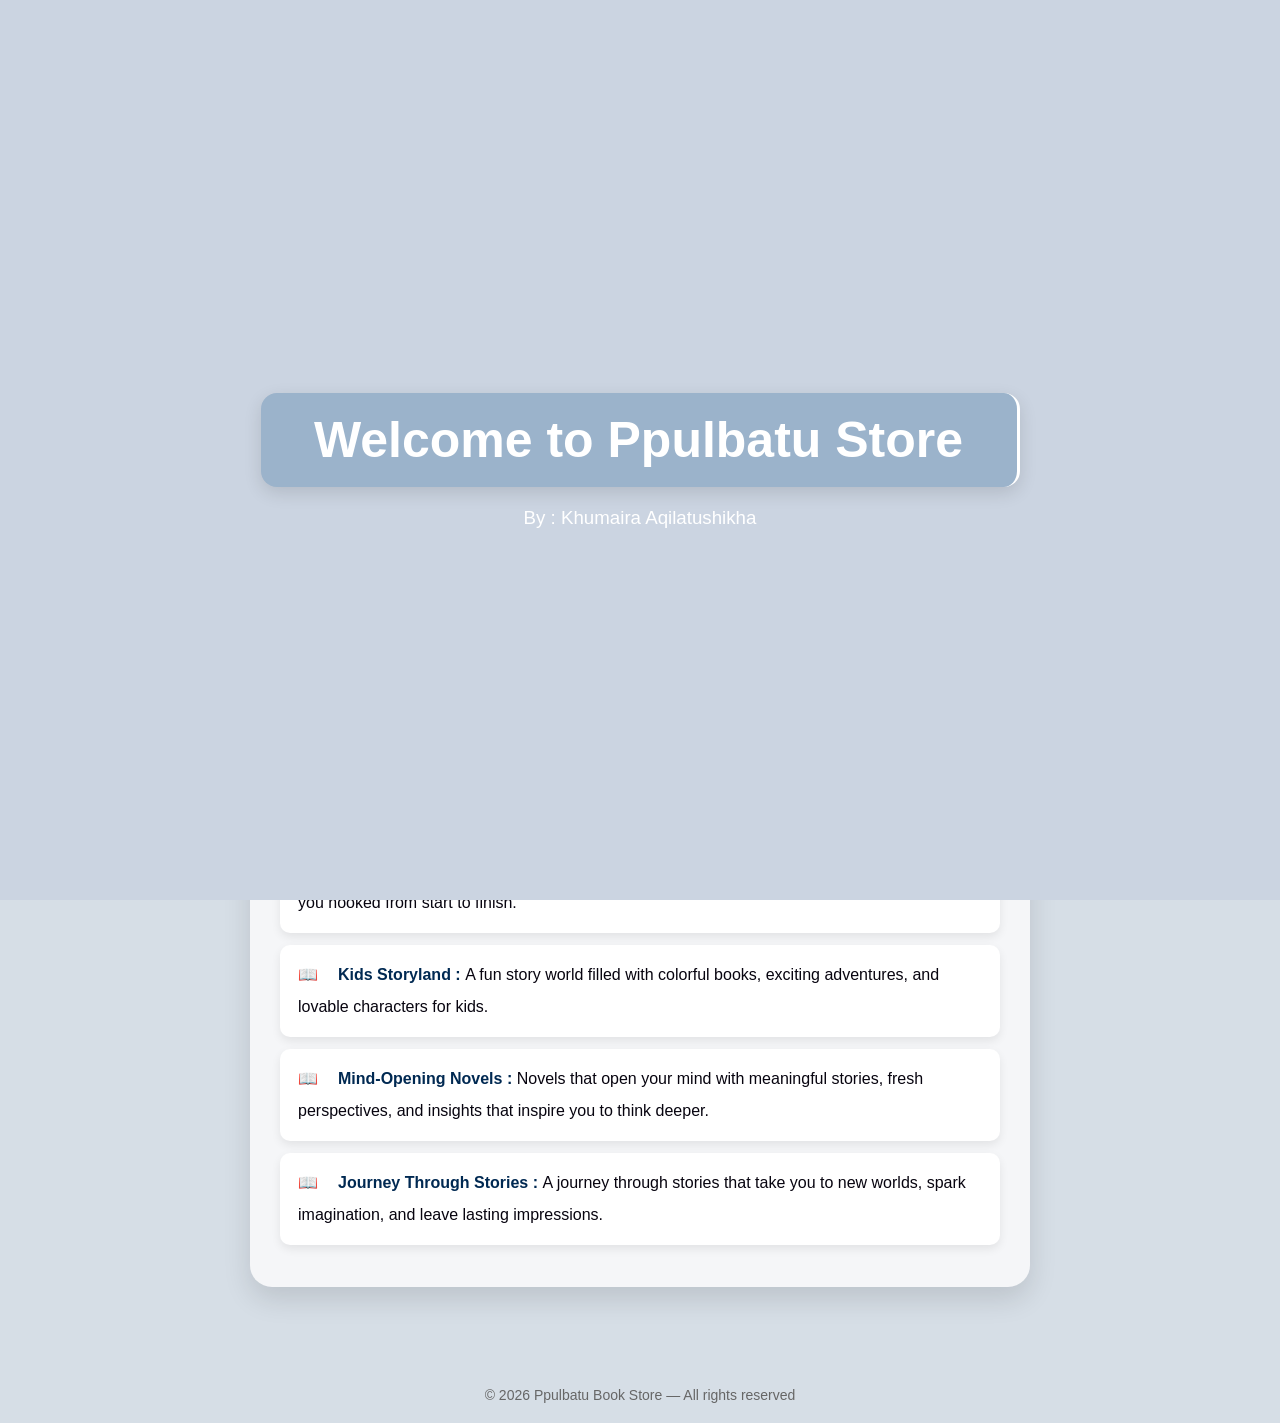
<file: index.html>
<!DOCTYPE html>
<html lang="id">

<head>
        <meta charset="UTF-8">
        <meta name="viewport" content="width=device-width,initial-scale=1.0">
        <title>Profil Usaha Buku</title>
        <link rel="stylesheet" href="style.css" />
</head>

<div class="logo">
    <img src="logos.jpg" alt="Logo">
</div>

<body>

<div class="intro">
  <div class="intro-text">
    <h1 class="typing">Welcome to Ppulbatu Store</h1>
    <h3 class="by">By : Khumaira Aqilatushikha</h3>
  </div>
</div>

<div class="container">
    <img src="thum.jpg" alt="thum">
</div>

   <nav class="navbar">
  <a href="index.html" class="active">Home</a>
  <a href="Product.html">Product</a>
  <a href="Book Breakdown.html">Book Breakdown</a>
  <a href="Testimonial.html">Testimonial</a>
  <a href="Buyer Testimonial.html">Buyer Testimonial</a>
  <a href="Contact.html">Contact</a>
  <a href="Contact.html">Contact</a>
</nav>

    <h1>Take a look around — Ppulbatu !</h1>
    <p>Explore our book products, join the discussions, and hear from our customers.</p>
    
    <script>
setTimeout(function(){
document.querySelector(".intro").style.display="none";
document.querySelector(".content").style.display="block";
},4500);
</script>
   
    <h2>Books We Offer</h2>
    <p>We provide a wide range of books for all ages, from children to adults. Here are some of the main categories available at Ppulbatu:</p>

<ul>
    <li><strong>Manga Comics Japanese : </strong>Japanese manga comics with cool art, fun stories, and characters teens can totally relate to.</li>
    <li><strong>Fiction Novels : </strong>Novels with engaging stories, relatable characters, and plots that keep you hooked from start to finish.</li>
    <li><strong>Kids Storyland : </strong>A fun story world filled with colorful books, exciting adventures, and lovable characters for kids.</li>
    <li><strong>Mind-Opening Novels : </strong>Novels that open your mind with meaningful stories, fresh perspectives, and insights that inspire you to think deeper.</li>
    <li><strong>Journey Through Stories : </strong>A journey through stories that take you to new worlds, spark imagination, and leave lasting impressions.</li>
</ul>

<footer class="footer">
© 2026 Ppulbatu Book Store — All rights reserved
</footer>

<a href="#" class="back-top">↑</a>


<script>

if(sessionStorage.getItem("visited")){
document.querySelector(".intro").style.display="none";
document.querySelector(".content").style.display="block";
}else{

sessionStorage.setItem("visited","true");

setTimeout(function(){

document.querySelector(".intro").style.opacity="0";

setTimeout(function(){
document.querySelector(".intro").style.display="none";
document.querySelector(".content").style.display="block";

setTimeout(function(){
document.querySelector(".content").style.opacity="1";
},100);

},1000);

},8500);

}

</script>

</body>
</html>
</file>
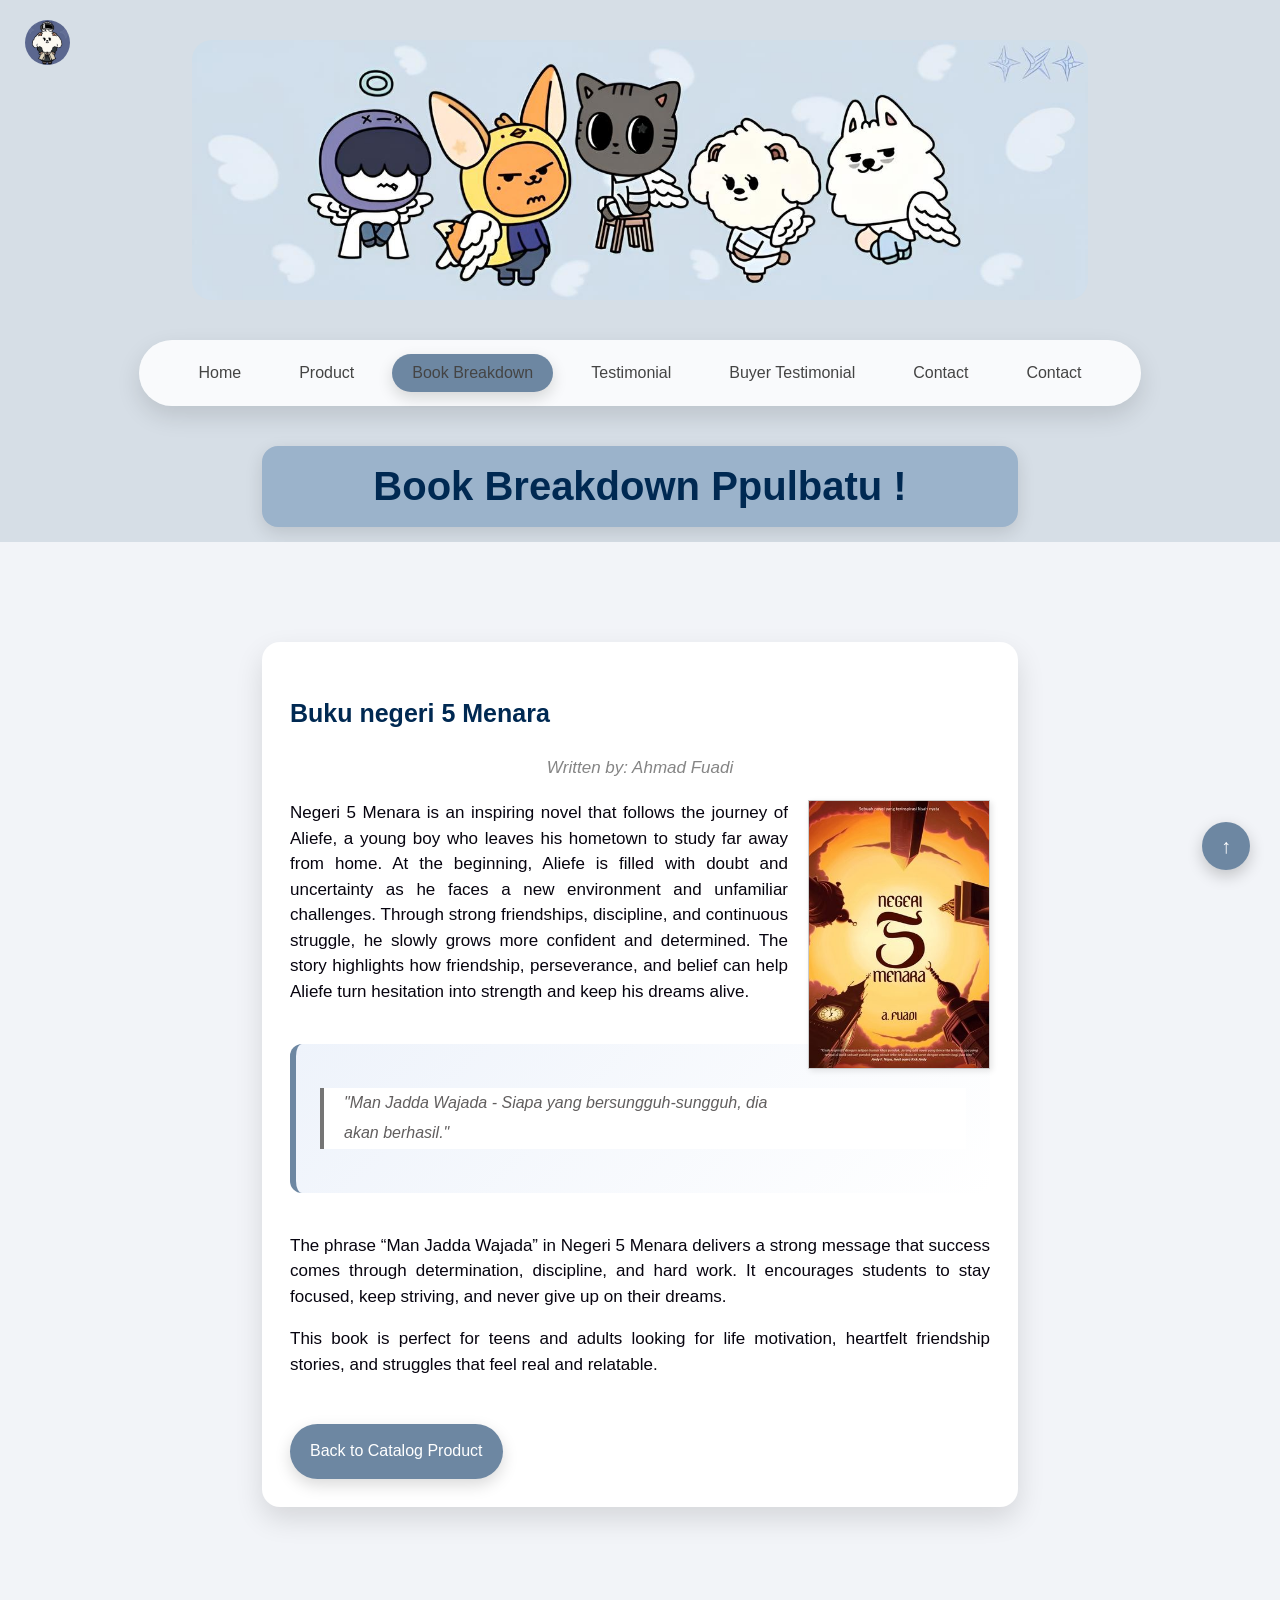
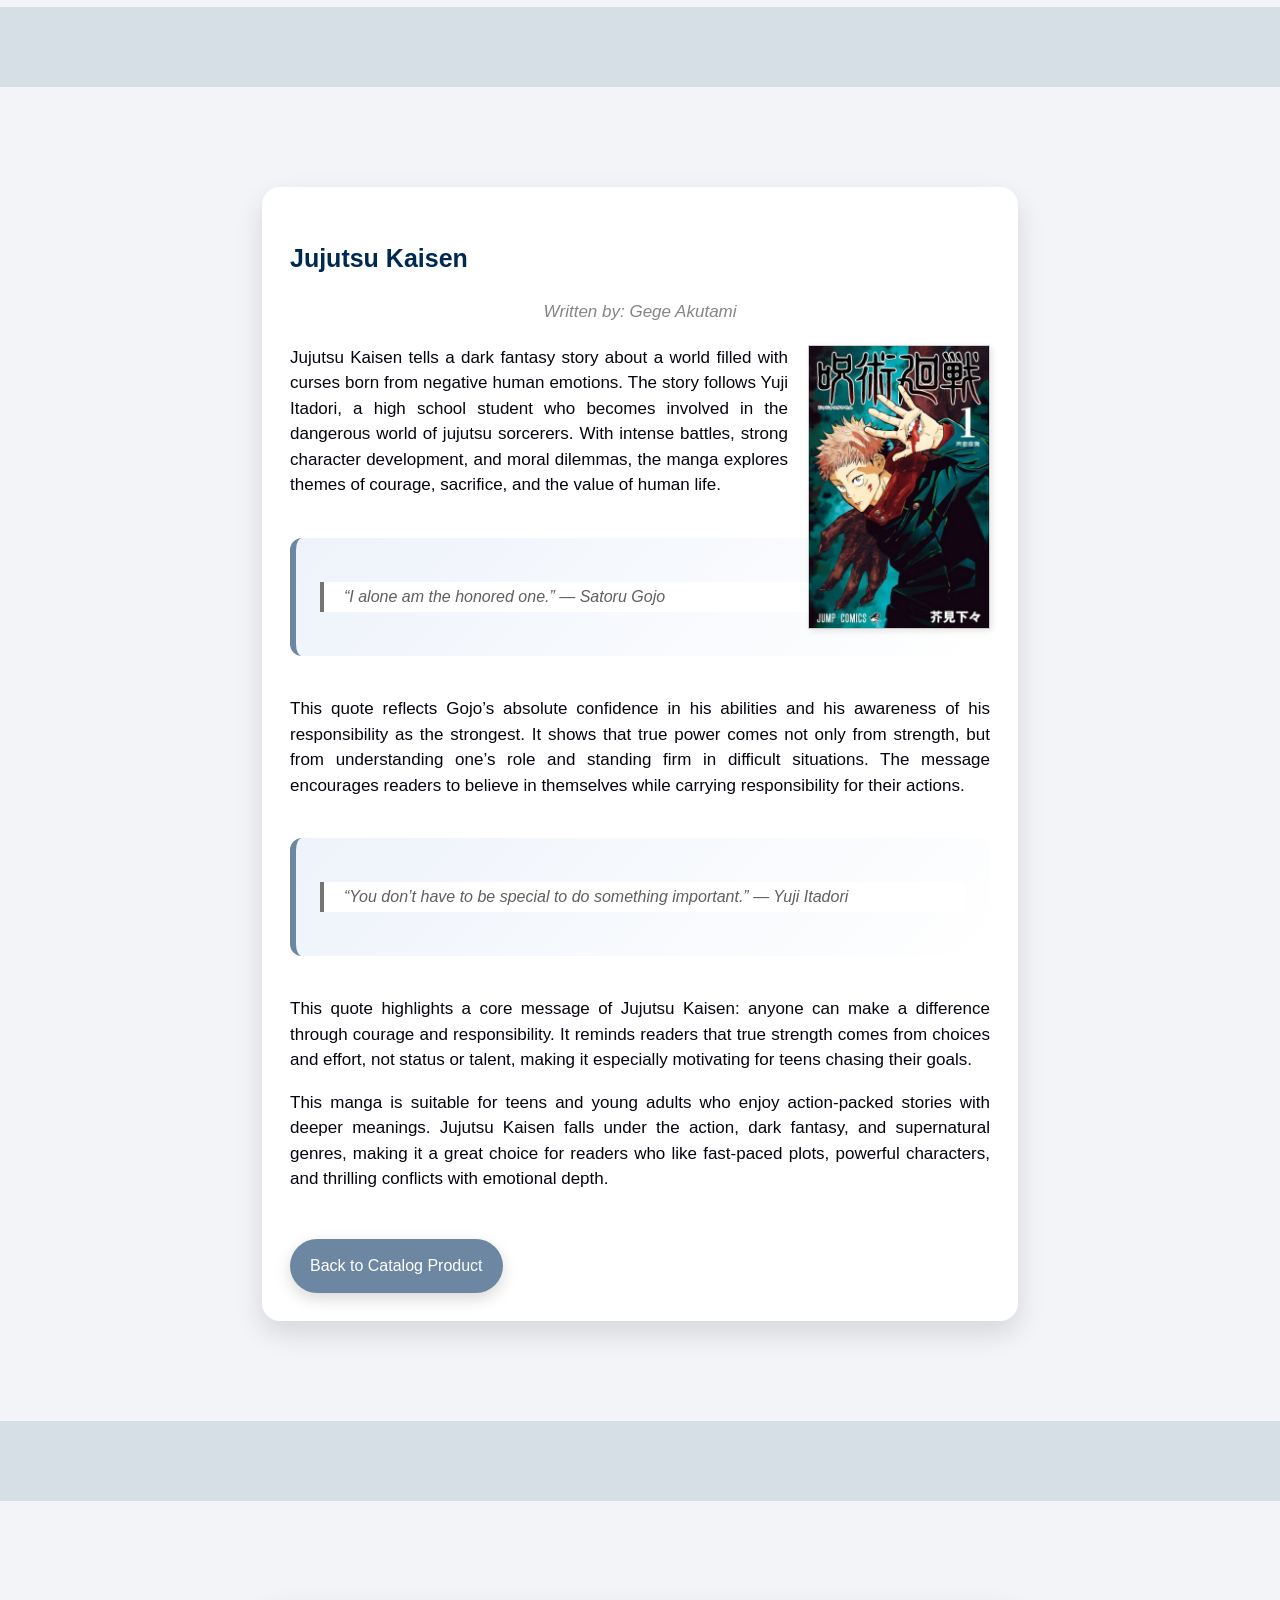
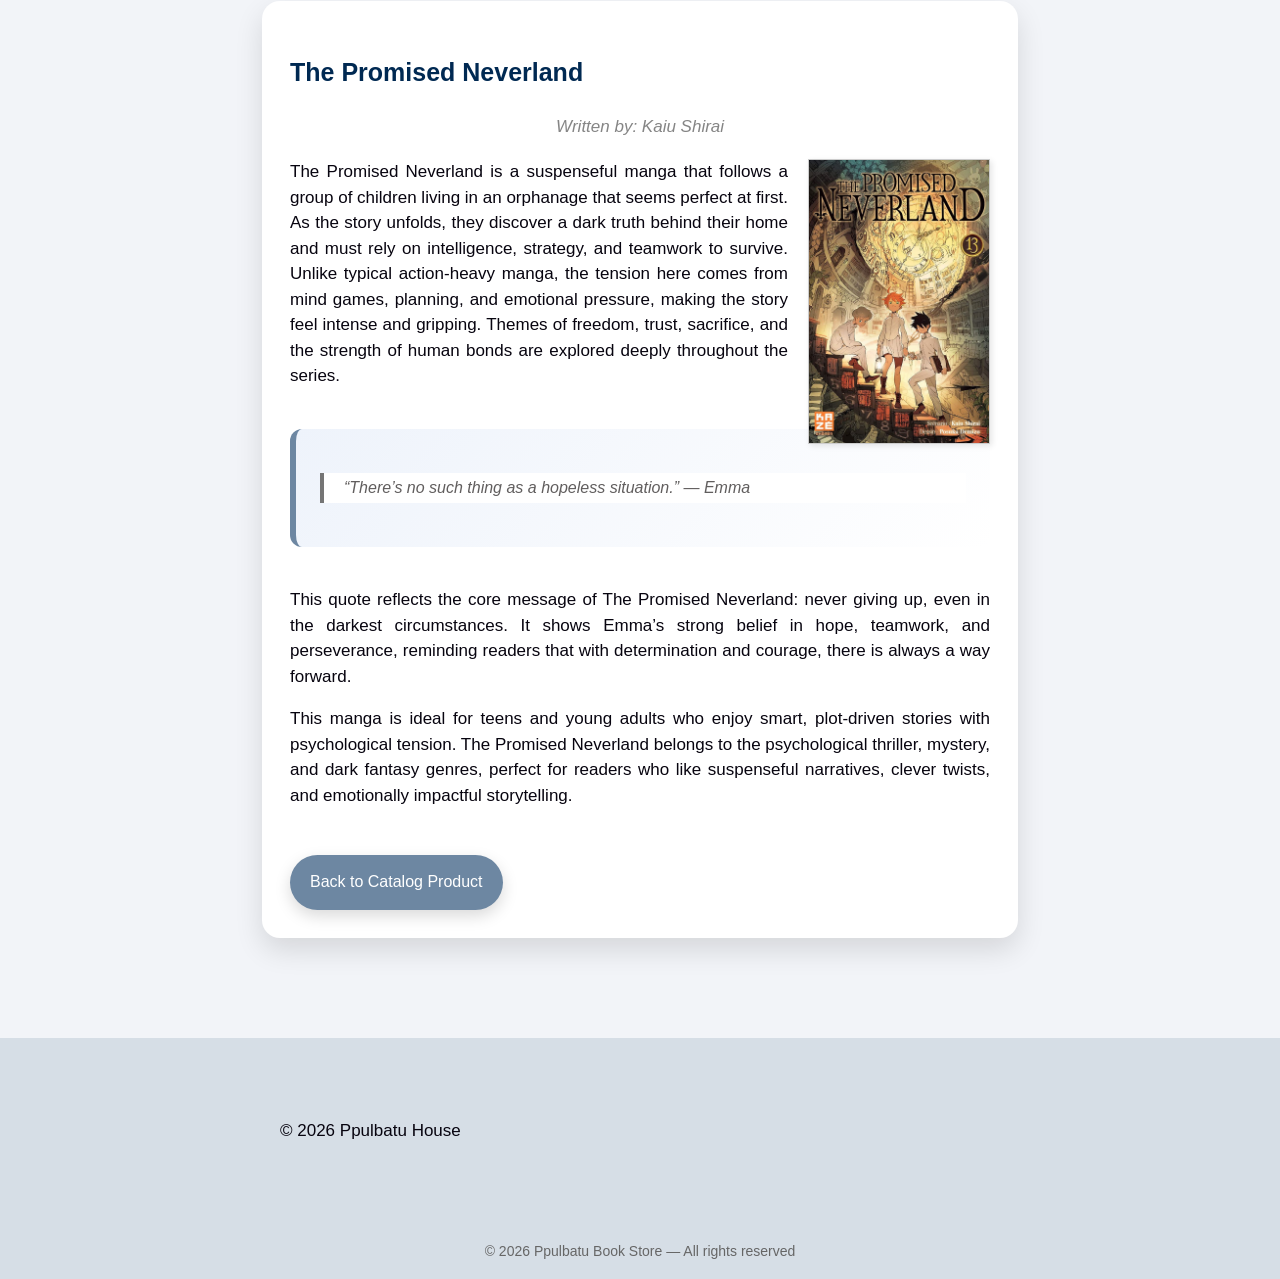
<file: Book Breakdown.html>
<html lang="id">
    
    <head> <meta charset="UTF-8" />
           <meta name="viewport" content="width=device-width,initial-scale1.0" />
           <title>Book Breakdown Ppulbatu !</title>
           <link rel="stylesheet" href="style.css" /> </head>
<body>

    <div class="logo">
    <img src="logob.jpg" alt="Logo">
</div>

<div class="container">
    <img src="thum.jpg" alt="thum">
</div>

<nav class="navbar">
  <a href="index.html">Home</a>
  <a href="Product.html">Product</a>
  <a href="Book Breakdown.html" class="active">Book Breakdown</a>
  <a href="Testimonial.html">Testimonial</a>
  <a href="Buyer Testimonial.html">Buyer Testimonial</a>
  <a href="Contact.html">Contact</a>
  <a href="Contact.html">Contact</a>
</nav>

    </html>

<h1>Book Breakdown Ppulbatu !</h1>

<section class="Book drops">
<main class="Articles">
    <h2>Buku negeri 5 Menara</h2>
    <p class="Author">Written by: Ahmad Fuadi</p>

    <img src="Negeri 5 Menara.jpg" alt="Negeri Lima Menara book cover" class="Cover">

    <P>
        Negeri 5 Menara is an inspiring novel that follows the journey of Aliefe, a young boy who leaves his hometown to study far away from home. 
        At the beginning, Aliefe is filled with doubt and uncertainty as he faces a new environment and unfamiliar challenges. 
        Through strong friendships, discipline, and continuous struggle, he slowly grows more confident and determined. 
        The story highlights how friendship, perseverance, and belief can help Aliefe turn hesitation into strength and keep his dreams alive.
    </P>

    <div class="quote-box">
    <blockquote>
        "Man Jadda Wajada - Siapa yang bersungguh-sungguh, dia akan berhasil."
    </blockquote>
    </div>

    <p>
        The phrase “Man Jadda Wajada” in Negeri 5 Menara delivers a strong message that success comes through determination, discipline, and hard work. 
        It encourages students to stay focused, keep striving, and never give up on their dreams.
    </p>

    <p>
        This book is perfect for teens and adults looking for life motivation, heartfelt friendship stories, and struggles that feel real and relatable.
    </p>
    
    <a href="Product.html" class="btn-Back"> Back to Catalog Product</a>
  </main>
</section>

<section class="Book drops">
<main class="Articles">
    <h2>Jujutsu Kaisen</h2>
    <p class="Author">Written by: Gege Akutami</p>

    <img src="jjk 1.jpg" alt="Jujusu Kaisen book cover" class="Cover">

    <P>
        Jujutsu Kaisen tells a dark fantasy story about a world filled with curses born from negative human emotions. 
        The story follows Yuji Itadori, a high school student who becomes involved in the dangerous world of jujutsu sorcerers. 
        With intense battles, strong character development, and moral dilemmas, the manga explores themes of courage, sacrifice, and the value of human life.
    </P>

    <div class="quote-box">
    <blockquote>
        “I alone am the honored one.” — Satoru Gojo
    </blockquote>
    </div>

    <p>
        This quote reflects Gojo’s absolute confidence in his abilities and his awareness of his responsibility as the strongest. 
        It shows that true power comes not only from strength, but from understanding one’s role and standing firm in difficult situations. 
        The message encourages readers to believe in themselves while carrying responsibility for their actions.

    <div class="quote-box">
    <blockquote>
        “You don’t have to be special to do something important.” — Yuji Itadori
    </blockquote>
    </div>

    <p>
       This quote highlights a core message of Jujutsu Kaisen: anyone can make a difference through courage and responsibility. 
       It reminds readers that true strength comes from choices and effort, not status or talent, making it especially motivating for teens chasing their goals.
    </p>

    <p>
       This manga is suitable for teens and young adults who enjoy action-packed stories with deeper meanings. 
       Jujutsu Kaisen falls under the action, dark fantasy, and supernatural genres, making it a great choice for readers who like fast-paced plots, powerful characters, and thrilling conflicts with emotional depth.
    </p>
    
    <a href="Product.html" class="btn-Back"> Back to Catalog Product</a>
   </main>
</section>

<section class="Book drops">
<main class="Articles">
    <h2>The Promised Neverland</h2>
    <p class="Author">Written by: Kaiu Shirai</p>

    <img src="The Promised Neverland.jpg" alt="The Promised Neverland book cover" class="Cover">

    <P>
        The Promised Neverland is a suspenseful manga that follows a group of children living in an orphanage that seems perfect at first. As the story unfolds, they discover a dark truth behind their home and must rely on intelligence, strategy, and teamwork to survive. 
        Unlike typical action-heavy manga, the tension here comes from mind games, planning, and emotional pressure, making the story feel intense and gripping. 
        Themes of freedom, trust, sacrifice, and the strength of human bonds are explored deeply throughout the series.
    </P>

    <div class="quote-box">
    <blockquote>
        “There’s no such thing as a hopeless situation.” — Emma
    </blockquote>
    </div>

    <p>
       This quote reflects the core message of The Promised Neverland: never giving up, even in the darkest circumstances. 
       It shows Emma’s strong belief in hope, teamwork, and perseverance, reminding readers that with determination and courage, there is always a way forward.

    <p>
       This manga is ideal for teens and young adults who enjoy smart, plot-driven stories with psychological tension. 
       The Promised Neverland belongs to the psychological thriller, mystery, and dark fantasy genres, perfect for readers who like suspenseful narratives, clever twists, and emotionally impactful storytelling.
    </p>
    
    <a href="Product.html" class="btn-Back"> Back to Catalog Product</a>
   </main>
</section>

<footer>
    <p>&copy; 2026 Ppulbatu House</p>
</footer>

<footer class="footer">
  © 2026 Ppulbatu Book Store — All rights reserved
</footer>

  </body>

<a href="#" class="back-top">↑</a>

</html>
</file>
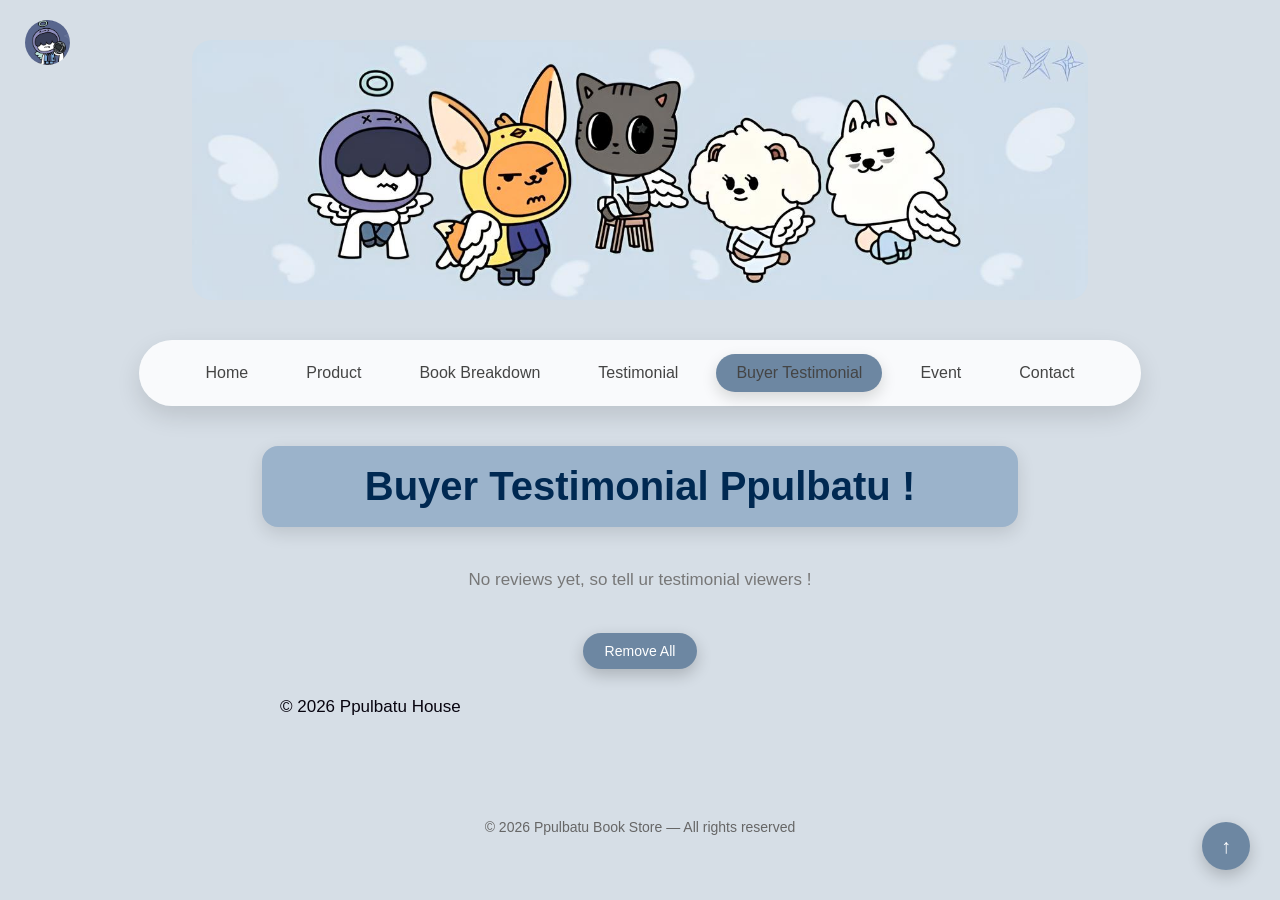
<file: Buyer Testimonial.html>
<html lang="id">
    
<head> <meta charset="UTF-8" />
           <meta name="viewport" content="width=device-width,initial-scale1.0" />
           <title>Book Breakdown Ppulbatu !</title>
           <link rel="stylesheet" href="style.css" /> </head>
<body>

  <div class="logo">
    <img src="logoh.jpg" alt="Logo">
</div>

<div class="container">
    <img src="thum.jpg" alt="thum">
</div>

<nav class="navbar">
  <a href="index.html">Home</a>
  <a href="Product.html">Product</a>
  <a href="Book Breakdown.html">Book Breakdown</a>
  <a href="Testimonial.html">Testimonial</a>
  <a href="Buyer Testimonial.html" class="active">Buyer Testimonial</a>
  <a href="Event.html">Event</a>
  <a href="Contact.html">Contact</a>
</nav>

</header>

<h1>Buyer Testimonial Ppulbatu !</h1>

<main class="formulir">
  <div id="testimonialList"></div>

<button id="removeAll" class="remove-all">Remove All</button>

</main>

<footer>
  <p>&copy; 2026 Ppulbatu House</p>
</footer>

<footer class="footer">
  © 2026 Ppulbatu Book Store — All rights reserved
</footer>

<a href="#" class="back-top">↑</a>

<script>
  const container = document.getElementById('testimonialList');

  const testimoniList =
    JSON.parse(localStorage.getItem('testimoniList')) || [];

  if (testimoniList.length === 0) {
    container.innerHTML = "<p>No reviews yet, so tell ur testimonial viewers !</p>";
  } else {
    testimoniList.forEach((t, i) => {
      const el = document.createElement('div');
      el.className = 'testimoni-box';

      el.innerHTML = `
  <p><strong>Name:</strong> ${t.name}</p>
  <p><strong>Email:</strong> ${t.email}</p>
  <p><strong>Book Purchased:</strong> ${t.book}</p>
  <p><strong>Message:</strong> ${t.message}</p>
  <p><strong>Rate:</strong> ⭐ ${t.rate}/5</p>
`;
      container.appendChild(el);
    });
  }

  document.getElementById("removeAll").addEventListener("click", function () {
    const konfirmasi = confirm("Do you really want to delete all testimonials?");
    if (konfirmasi) {
      localStorage.removeItem("testimoniList");
      location.reload();
    }
  });
</script>
</file>
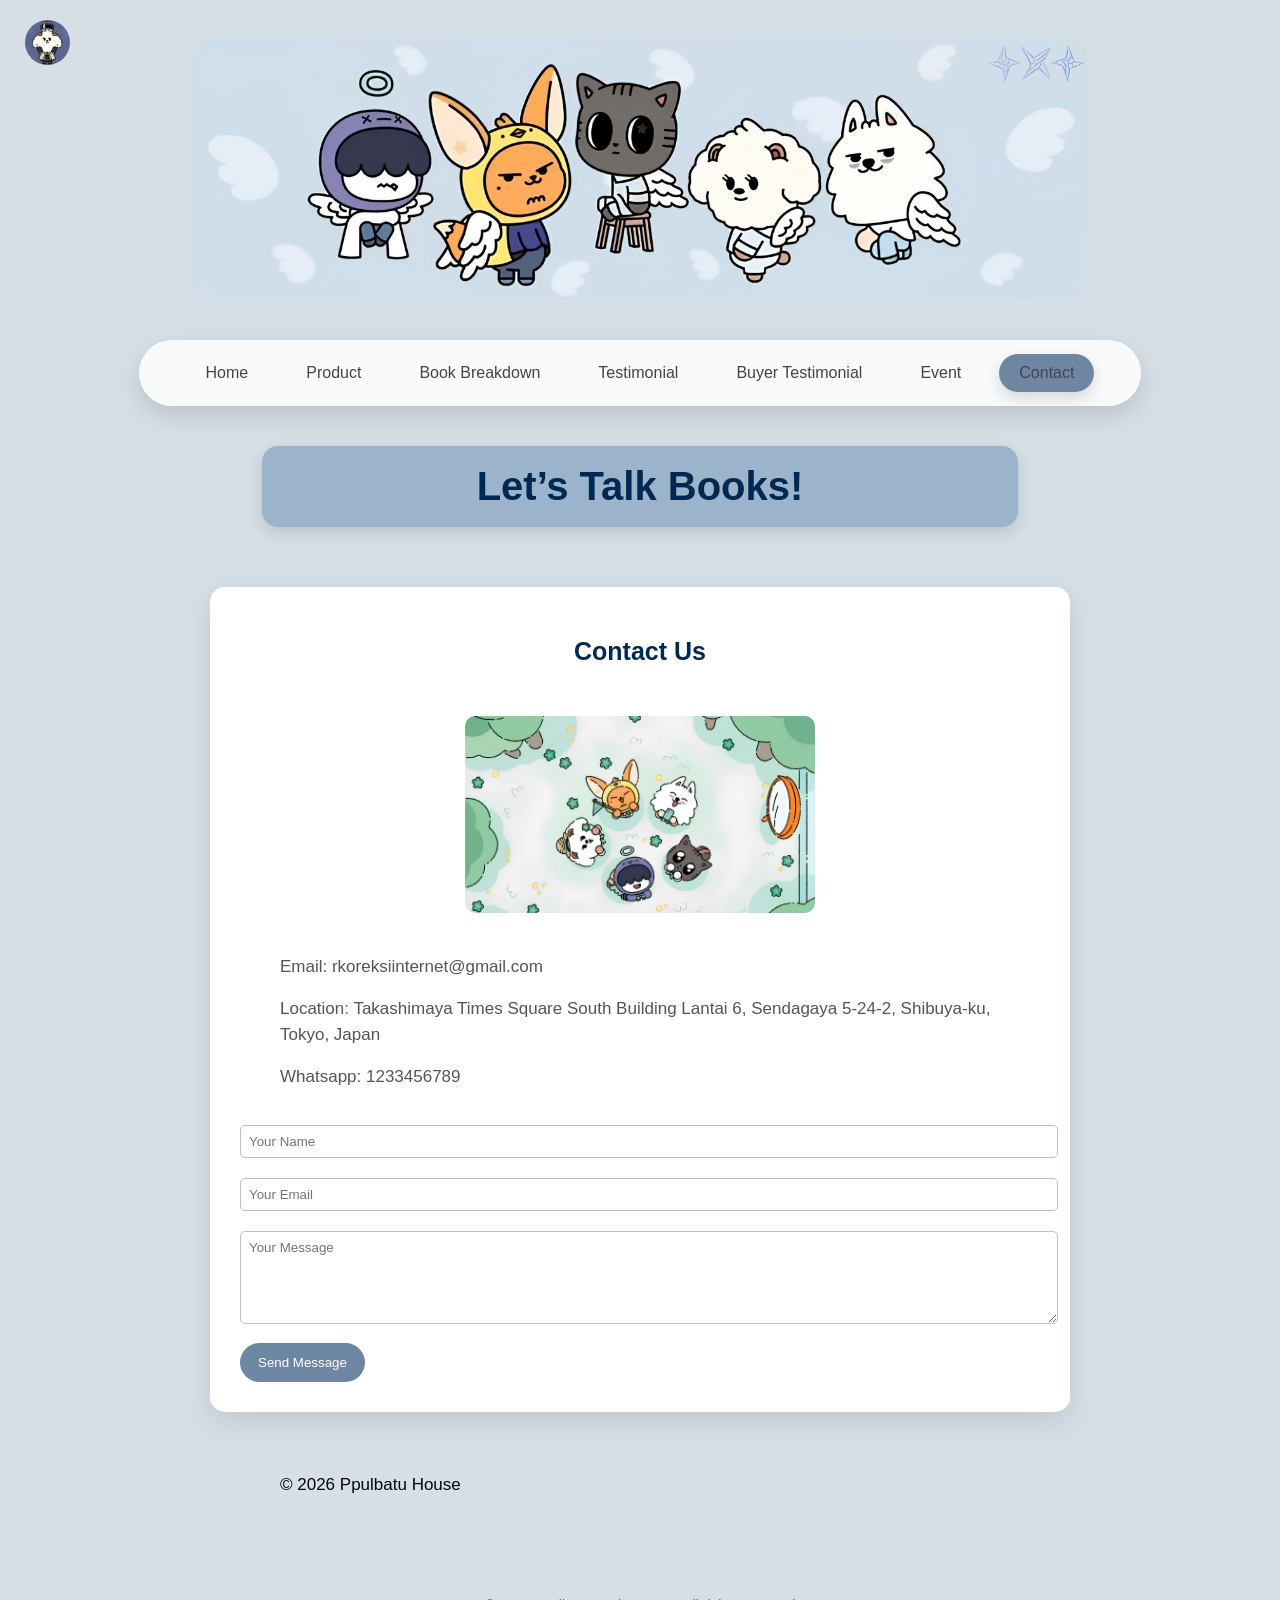
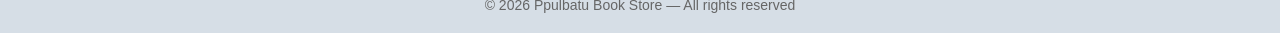
<file: Contact.html>
<!DOCTYPE html>
<html lang="id">

<head>
<meta charset="UTF-8">
<meta name="viewport" content="width=device-width, initial-scale=1.0">
<title>Contact - Ppulbatu</title>
<link rel="stylesheet" href="style.css">
</head>

<body>

  <div class="logo">
    <img src="logob.jpg" alt="Logo">
</div>

<div class="container">
    <img src="thum.jpg" alt="thum">
</div>

<nav class="navbar">
  <a href="index.html">Home</a>
  <a href="Product.html">Product</a>
  <a href="Book Breakdown.html">Book Breakdown</a>
  <a href="Testimonial.html">Testimonial</a>
  <a href="Buyer Testimonial.html">Buyer Testimonial</a>
  <a href="Event.html">Event</a>
  <a href="Contact.html" class="active">Contact</a>
</nav>

<h1>Let’s Talk Books!</h1>

<div class="contact-container">

  <div class="contact-info">

    <h2>Contact Us</h2>
   <img src="hom.jpg" alt="contact image" class="contact-img">
    <p>Email: rkoreksiinternet@gmail.com</p>
    <p>Location: Takashimaya Times Square South Building Lantai 6, Sendagaya 5-24-2, Shibuya-ku, Tokyo, Japan</p>
    <p>Whatsapp: 1233456789</p>
  </div>

  <form action="https://formsubmit.co/rkoreksiinternet@gmail.com" method="POST">
  
  <input type="text" name="name" placeholder="Your Name" required>
  
  <input type="email" name="email" placeholder="Your Email" required>
  
  <textarea name="message" rows="5" placeholder="Your Message" required></textarea>

  <button type="submit">Send Message</button>

  <input type="hidden" name="_captcha" value="false">
  <input type="hidden" name="_next" value="https://yourwebsite.com/thankyou.html">

</form>
  <div class="success-message" id="successMsg">
    ✅ Message sent successfully!
  </div>
</div>

<script>
document.getElementById("contactForm").addEventListener("submit", function(e){
  e.preventDefault();

  document.getElementById("successMsg").style.display = "block";

  this.reset();
});
</script>

<footer>
    <p>&copy; 2026 Ppulbatu House</p>
</footer>

  <footer class="footer">
  © 2026 Ppulbatu Book Store — All rights reserved
</footer>

</body>
</html>
</file>
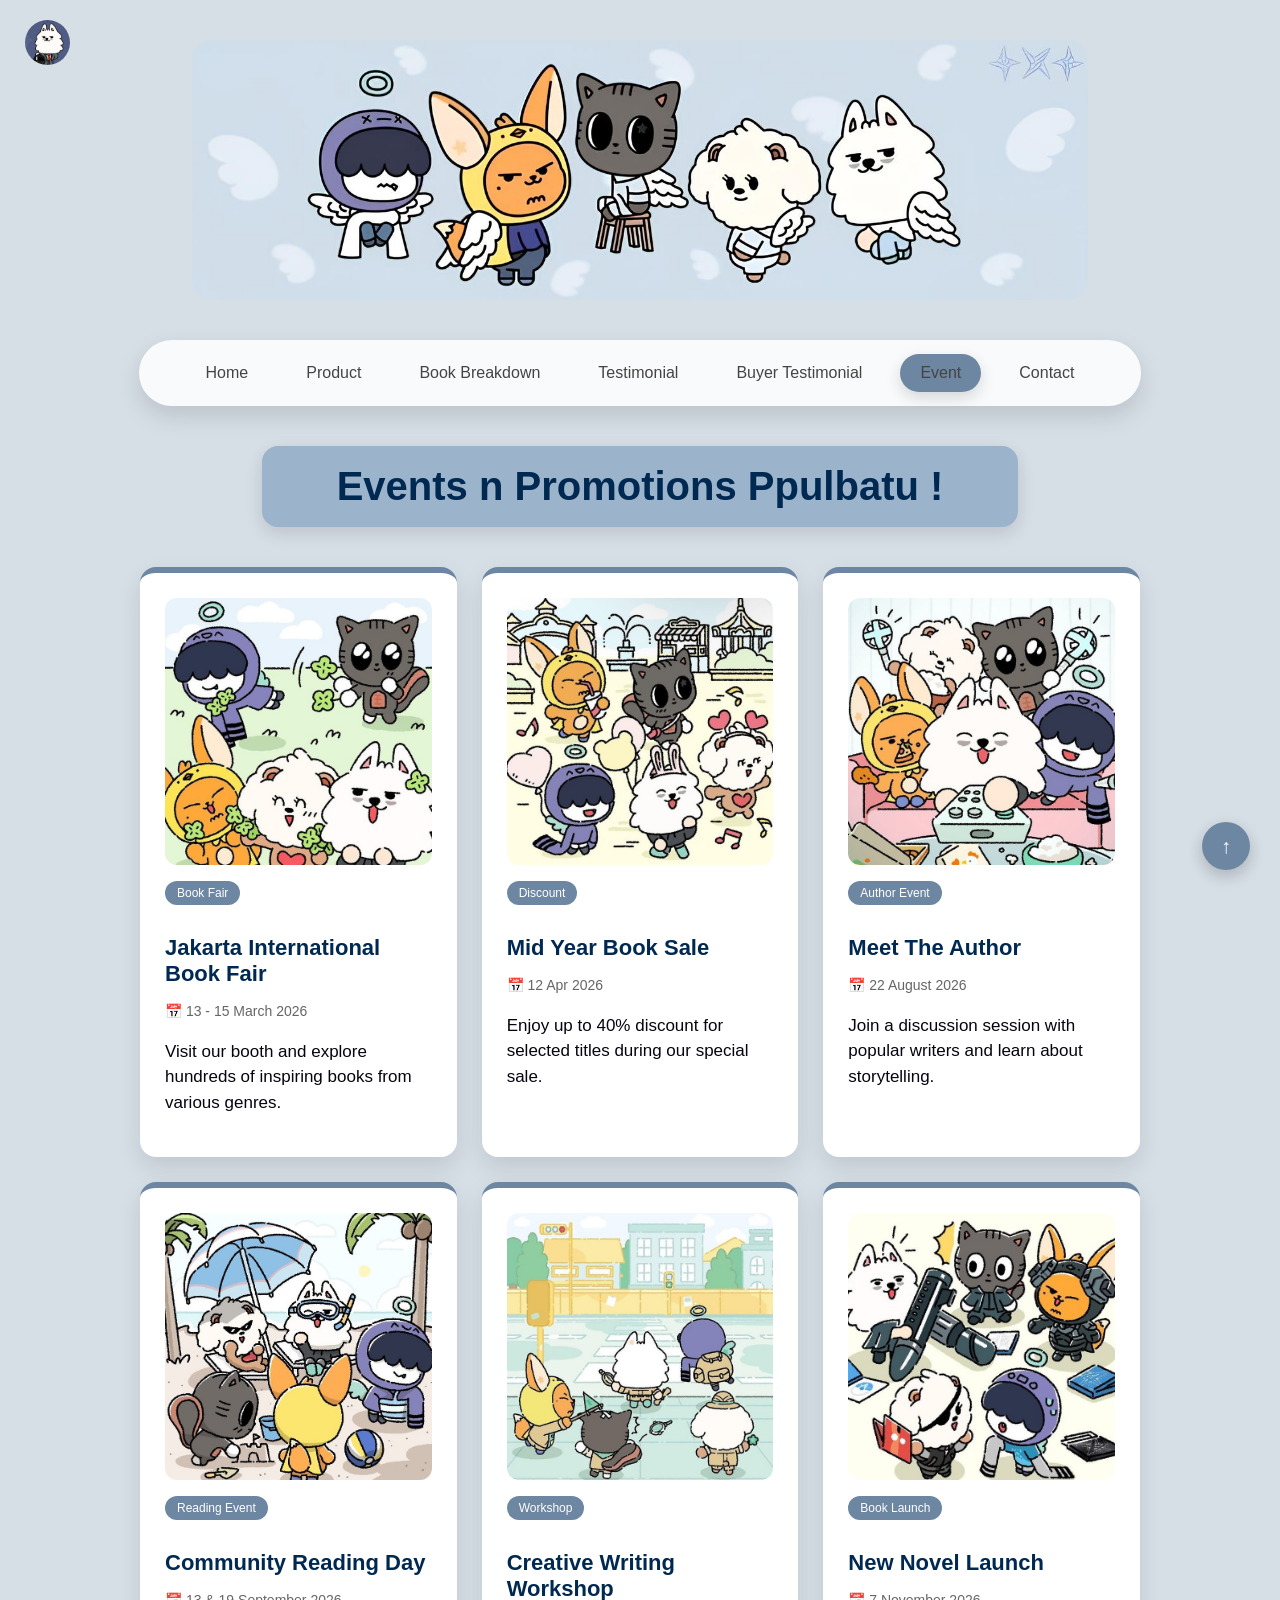
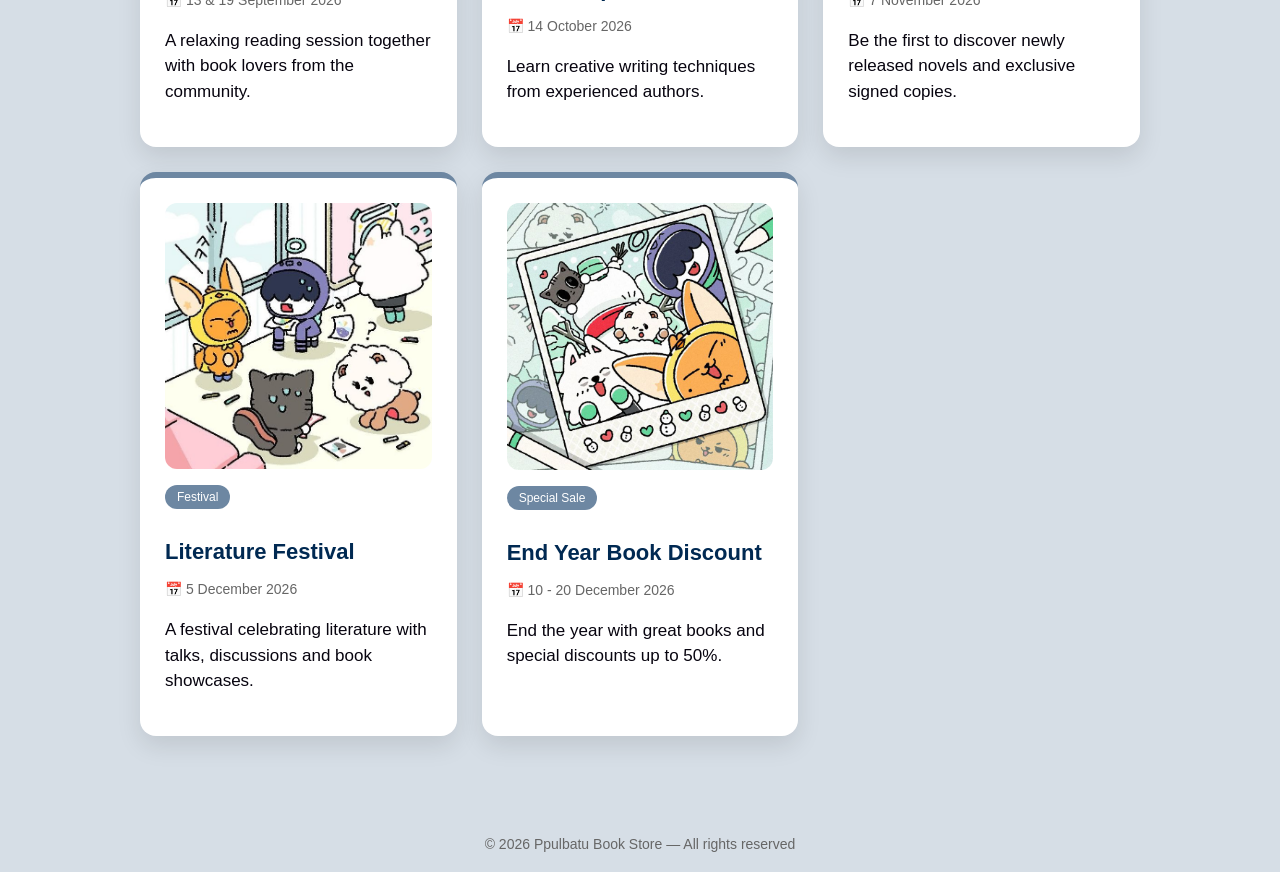
<file: Event.html>
<!DOCTYPE html>
<html lang="id">

<head>
<meta charset="UTF-8">
<meta name="viewport" content="width=device-width, initial-scale=1.0">
<title>Events - Ppulbatu Book Store</title>
<link rel="stylesheet" href="style.css">
</head>

<body>

    <div class="logo">
    <img src="logos.jpg" alt="Logo">
</div>

<div class="container">
    <img src="thum.jpg" alt="thum">
</div>

<nav class="navbar">
  <a href="index.html">Home</a>
  <a href="Product.html">Product</a>
  <a href="Book Breakdown.html">Book Breakdown</a>
  <a href="Testimonial.html">Testimonial</a>
  <a href="Buyer Testimonial.html">Buyer Testimonial</a>
  <a href="Event.html" class="active">Event</a>
  <a href="Contact.html">Contact</a>
</nav>

<h1>Events n Promotions Ppulbatu ! </h1>

<div class="event-container">

  <div class="event-card">
    <img src="event 01.jpg" class="event-img">
    <span class="event-badge">Book Fair</span>
    <h2>Jakarta International Book Fair</h2>
    <p class="event-date">📅 13 - 15 March 2026</p>
    <p>Visit our booth and explore hundreds of inspiring books from various genres.</p>
  </div>

  <div class="event-card">
    <img src="event 02.jpg" class="event-img">
    <span class="event-badge">Discount</span>
    <h2>Mid Year Book Sale</h2>
    <p class="event-date">📅 12 Apr 2026</p>
    <p>Enjoy up to 40% discount for selected titles during our special sale.</p>
  </div>

  <div class="event-card">
    <img src="event 03.jpg" class="event-img">
    <span class="event-badge">Author Event</span>
    <h2>Meet The Author</h2>
    <p class="event-date">📅 22 August 2026</p>
    <p>Join a discussion session with popular writers and learn about storytelling.</p>
  </div>

  <div class="event-card">
    <img src="event 04.jpg" class="event-img">
    <span class="event-badge">Reading Event</span>
    <h2>Community Reading Day</h2>
    <p class="event-date">📅 13 & 19 September 2026</p>
    <p>A relaxing reading session together with book lovers from the community.</p>
  </div>

  <div class="event-card">
    <img src="event 05.jpg" class="event-img">
    <span class="event-badge">Workshop</span>
    <h2>Creative Writing Workshop</h2>
    <p class="event-date">📅 14 October 2026</p>
    <p>Learn creative writing techniques from experienced authors.</p>
  </div>

  <div class="event-card">
    <img src="event 06.jpg" class="event-img">
    <span class="event-badge">Book Launch</span>
    <h2>New Novel Launch</h2>
    <p class="event-date">📅 7 November 2026</p>
    <p>Be the first to discover newly released novels and exclusive signed copies.</p>
  </div>

  <div class="event-card">
    <img src="event 07.jpg" class="event-img">
    <span class="event-badge">Festival</span>
    <h2>Literature Festival</h2>
    <p class="event-date">📅 5 December 2026</p>
    <p>A festival celebrating literature with talks, discussions and book showcases.</p>
  </div>

  <div class="event-card">
    <img src="event 08.jpg" class="event-img">
    <span class="event-badge">Special Sale</span>
    <h2>End Year Book Discount</h2>
    <p class="event-date">📅 10 - 20 December 2026</p>
    <p>End the year with great books and special discounts up to 50%.</p>
  </div>

</div>

<footer class="footer">
© 2026 Ppulbatu Book Store — All rights reserved
</footer>

<a href="#" class="back-top">↑</a>

</body>
</html>
</file>
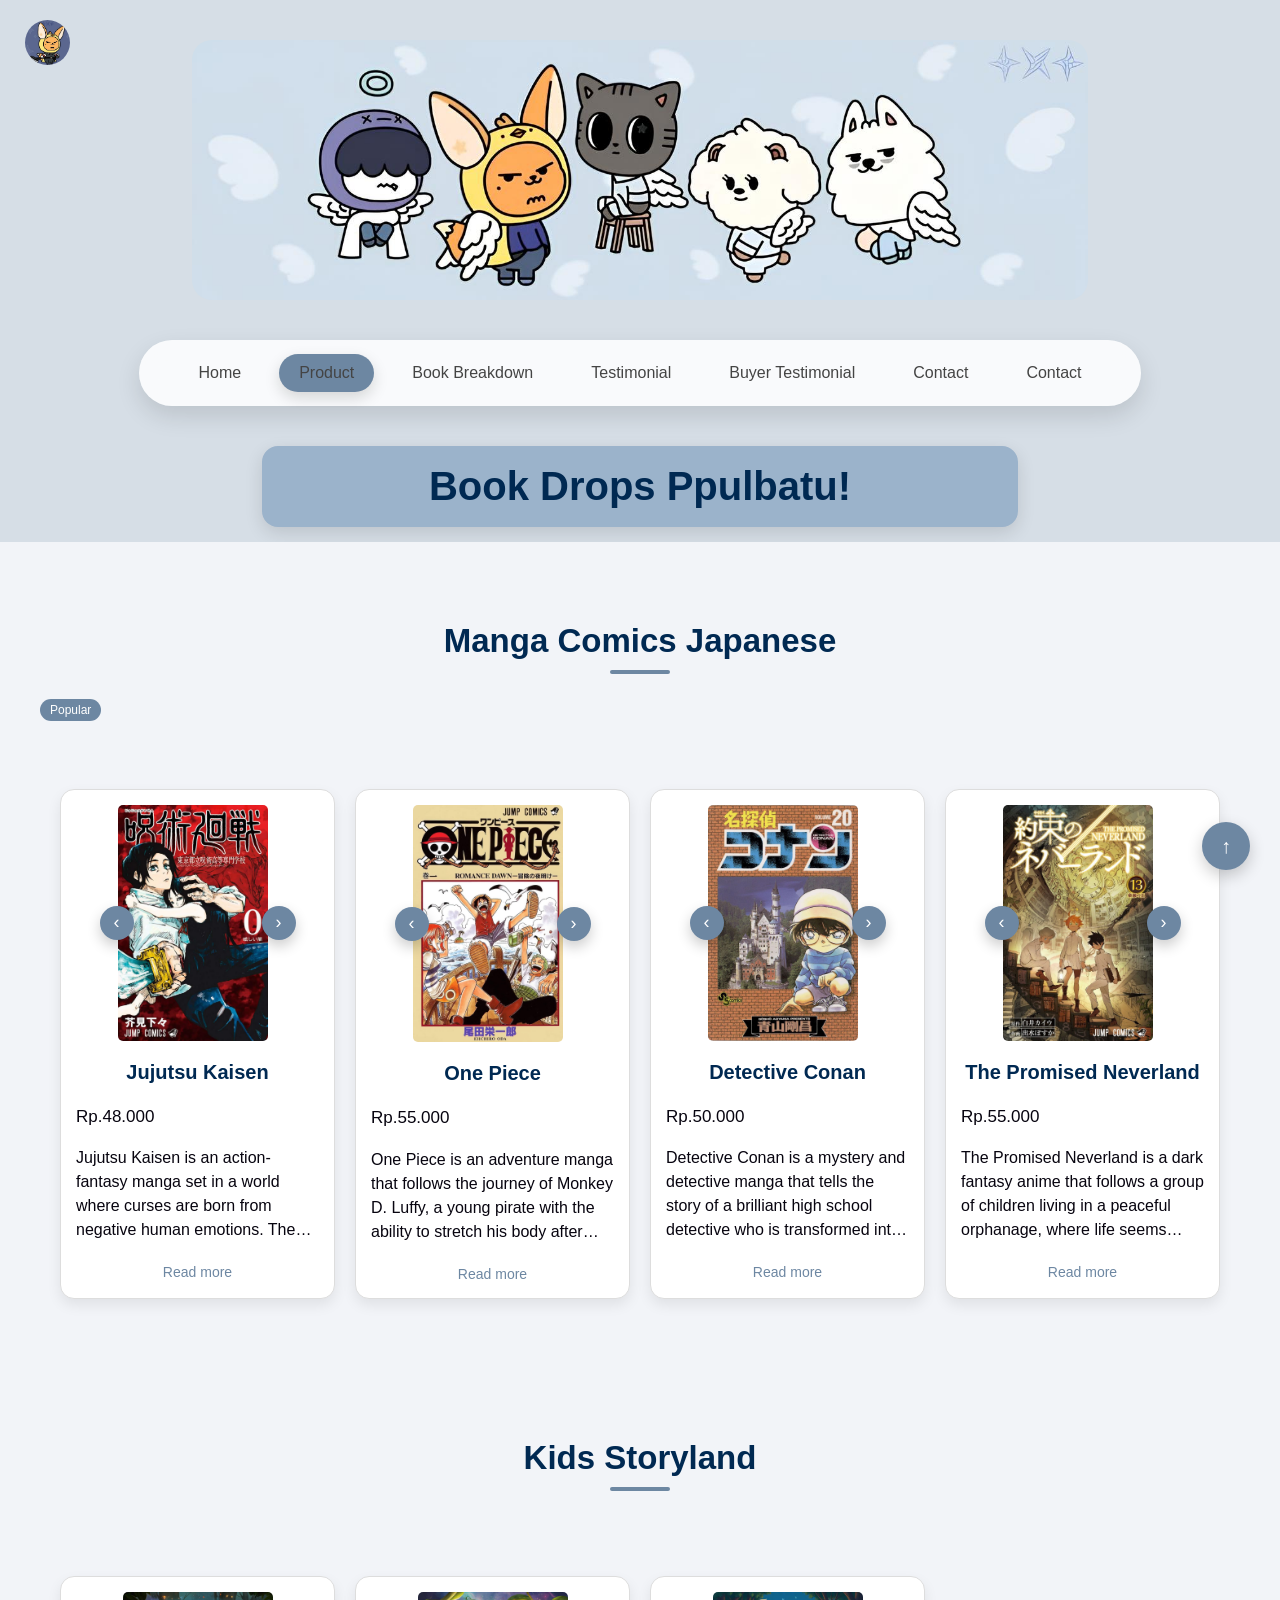
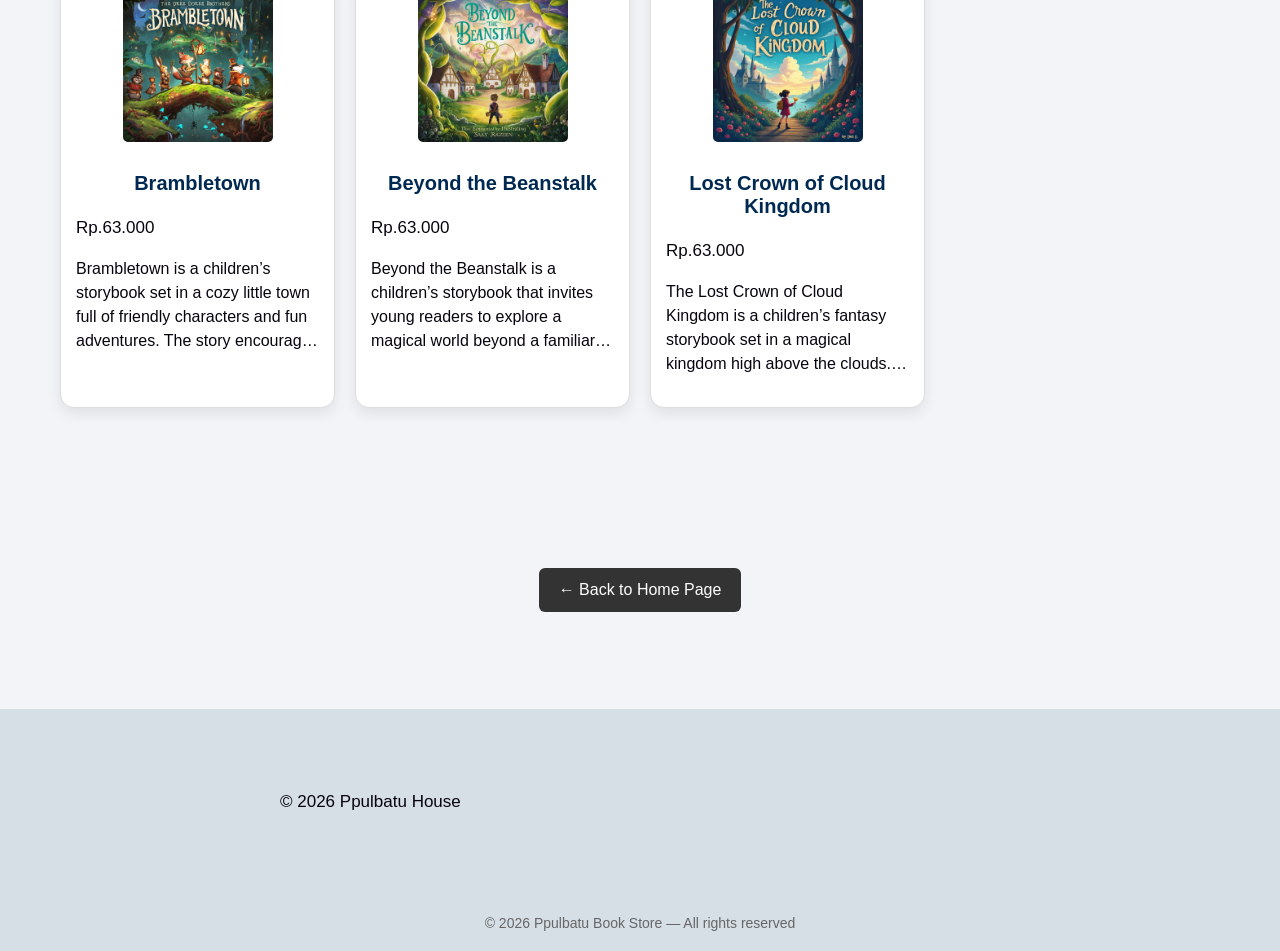
<file: Product.html>
<html lang="id">

    <head> <meta charset="UTF-8" />
           <meta name="viewport" content="width=device-width,initial-scale1.0" />
           <title>Book Drops Ppulbatu !</title>
           <link rel="stylesheet" href="style.css" /> 
          
          </head>
<body>

  <div class="logo">
    <img src="logoy.jpg" alt="Logo">
</div>

<div class="container">
    <img src="thum.jpg" alt="thum">
</div>

    <nav class="navbar">
  <a href="index.html">Home</a>
  <a href="Product.html" class="active">Product</a>
  <a href="Book Breakdown.html">Book Breakdown</a>
  <a href="Testimonial.html">Testimonial</a>
  <a href="Buyer Testimonial.html">Buyer Testimonial</a>
  <a href="Contact.html">Contact</a>
  <a href="Contact.html">Contact</a>
</nav>

<h1 class="page-title">Book Drops Ppulbatu!</h1>

<section class="Book drops"> <!-- Product-Our products will be available here soon -->
 
 <section class="Category">
 <h2 class="Category-title">Manga Comics Japanese</h2>

 <span class="badge">Popular</span>

<div class="Book drops">
   
<div class="Product">

 <div class="slider">

  <div class="slides">
    <img src="jjk 0.jpg" class="slide active" alt="Jujutsu Kaisen 0">
    <img src="jjk 1.jpg" class="slide" alt="Jujutsu Kaisen 1">
    <img src="jjk 2.jpg" class="slide" alt="Jujutsu Kaisen 2">
    <img src="jjk 3.jpg" class="slide" alt="Jujutsu Kaisen 3">
    <img src="jjk 4.jpg" class="slide" alt="Jujutsu Kaisen 4">
    <img src="jjk 5.jpg" class="slide" alt="Jujutsu Kaisen 5">
    <img src="jjk 7.jpg" class="slide" alt="Jujutsu Kaisen 7">
    <img src="jjk 8.jpg" class="slide" alt="Jujutsu Kaisen 8">
    <img src="jjk 9.jpg" class="slide" alt="Jujutsu Kaisen 9">
    <img src="jjk 10.jpg" class="slide" alt="Jujutsu Kaisen 10">
    <img src="jjk 11.jpg" class="slide" alt="Jujutsu Kaisen 11">
    <img src="jjk 13.jpg" class="slide" alt="Jujutsu Kaisen 13">
    <img src="jjk 14.jpg" class="slide" alt="Jujutsu Kaisen 14">
    <img src="jjk 16.jpg" class="slide" alt="Jujutsu Kaisen 16">
    <img src="jjk 17.jpg" class="slide" alt="Jujutsu Kaisen 17">
    <img src="jjk 18.jpg" class="slide" alt="Jujutsu Kaisen 18">
    <img src="jjk 19.jpg" class="slide" alt="Jujutsu Kaisen 19">
    <img src="jjk 20.jpg" class="slide" alt="Jujutsu Kaisen 20">

  </div>

  <button class="prev">‹</button>
  <button class="next">›</button>

</div>

    <h3 class="book-title">Jujutsu Kaisen</h3>
    <p class="Price">Rp.48.000</p>
    <p class="Book description">Jujutsu Kaisen is an action-fantasy manga set in a world where curses are born from negative human emotions. The story follows Yuji Itadori, a high school student with extraordinary physical abilities who becomes involved in the dangerous world of jujutsu sorcerers after encountering a powerful cursed object. His life changes as he learns to fight curses that threaten humanity.
The manga is known for its intense battles, dark atmosphere, and well-developed characters. It explores themes of sacrifice, strength, and the struggle between good and evil, supported by dynamic illustrations and fast-paced storytelling. With its gripping plot and unique power system, Jujutsu Kaisen offers an exciting and immersive reading experience for fans of action and supernatural stories.</p>
    <button class="read-more">Read more</button>

</div>

<div class="Product">

 <div class="slider">

  <div class="slides">
    <img src="op 1.jpg" class="slide active" alt="One Piece 1">
    <img src="op 2.jpg" class="slide" alt="One Piece 2">
    <img src="op 3.jpg" class="slide" alt="One Piece 3">
    <img src="op 4.jpg" class="slide" alt="One Piece 4">
    <img src="op 5.jpg" class="slide" alt="One Piece 5">
    <img src="op 6.jpg" class="slide" alt="One Piece 6">
    <img src="op 7.jpg" class="slide" alt="One Piece 7">

  </div>

  <button class="prev">‹</button>
  <button class="next">›</button>

 </div>

    <h3 class="book-title">One Piece</h3>
    <p class="Price">Rp.55.000</p>
    <p class="Book description">One Piece is an adventure manga that follows the journey of Monkey D. Luffy, a young pirate with the ability to stretch his body after eating a mysterious Devil Fruit. Dreaming of becoming the Pirate King, Luffy sets out to sea and forms the Straw Hat crew, each member having their own unique abilities and dreams.
Set in a vast world of oceans, islands, and powerful enemies, the story is filled with epic battles, heartfelt friendships, humor, and emotional moments. One Piece explores themes of freedom, loyalty, and the pursuit of dreams, supported by rich world-building and memorable characters. With its long-running storyline and imaginative universe, the manga offers an unforgettable adventure for readers of all ages.</p>
    <button class="read-more">Read more</button>

</div>

<div class="Product">

<div class="slider">

  <div class="slides">
    <img src="c 1.jpg" class="slide active" alt="Conan 1">
    <img src="c 2.jpg" class="slide" alt="Conan 2">
    <img src="c 3.jpg" class="slide" alt="Conan 3">
    <img src="c 4.jpg" class="slide" alt="Conan 4">
    <img src="c 5.jpg" class="slide" alt="Conan 5">
    <img src="c 6.jpg" class="slide" alt="Conan 6">
    <img src="c 7.jpg" class="slide" alt="Conan 7">

  </div>

  <button class="prev">‹</button>
  <button class="next">›</button>

 </div>

    <h3 class="book-title">Detective Conan</h3>
    <p class="Price">Rp.50.000</p>
    <p class="Book description">Detective Conan is a mystery and detective manga that tells the story of a brilliant high school detective who is transformed into a child after a mysterious incident. Despite his appearance, his intelligence and deductive skills remain unmatched. Under the alias Conan Edogawa, he continues solving complex criminal cases while secretly searching for a way to return to his original body.
The manga is known for its clever plots, detailed investigations, and logical problem-solving. Each case presents unique clues and twists that challenge readers to think along with the story. With a mix of suspense, drama, and light humor, Detective Conan offers an engaging reading experience and has become one of the most iconic detective manga series of all time.</p>
    <button class="read-more">Read more</button>

</div>

<div class="Product">

<div class="slider">

  <div class="slides">
    <img src="tpn 1.jpg" class="slide active" alt="tpn 1">
    <img src="tpn 2.jpg" class="slide" alt="tpn 2">
    <img src="tpn 3.jpg" class="slide" alt="tpn 3">
    <img src="tpn 4.jpg" class="slide" alt="tpn 4">
    <img src="tpn 5.jpg" class="slide" alt="tpn 5">
    <img src="tpn 6.jpg" class="slide" alt="tpn 6">
    <img src="tpn 7.jpg" class="slide" alt="tpn 7">
    <img src="tpn 8.jpg" class="slide" alt="tpn 8">
    <img src="tpn 9.jpg" class="slide" alt="tpn 9">
    <img src="tpn 10.jpg" class="slide" alt="tpn 10">
    <img src="tpn 11.jpg" class="slide" alt="tpn 11">
    <img src="tpn 12.jpg" class="slide" alt="tpn 12">

  </div>

  <button class="prev">‹</button>
  <button class="next">›</button>

 </div>

    <h3 class="book-title"> The Promised Neverland</h3>
    <p class="Price">Rp.55.000</p>
    <p class="Book description">The Promised Neverland is a dark fantasy anime that follows a group of children living in a peaceful orphanage, where life seems happy and secure at first. Behind the warmth and smiles, however, lies a shocking secret that changes everything. Determined to survive, the children use intelligence, strategy, and teamwork to challenge their fate.
The story is known for its strong suspense, emotional depth, and clever mind games rather than constant action. With intense plot twists and memorable characters, The Promised Neverland explores themes of freedom, trust, and the strength of human will.</p>
    <button class="read-more">Read more</button>

</div>
</section>

<section class="Category">
 <h2 class="Category-title">Kids Storyland</h2>

<div class="Book drops">
<div class="Product">

    <img src="Brambletown.jpg" alt="Brambletown">
    <h3 class="book-title">Brambletown</h3>
    <p class="Price">Rp.63.000</p>
    <p class="Book description">Brambletown is a children’s storybook set in a cozy little town full of friendly characters and fun adventures. The story encourages imagination while teaching simple values like kindness, friendship, and courage. Easy to read and enjoyable, Brambletown is perfect for young readers and family reading time.</p>

</div>

<div class="Product">

    <img src="Beyond the Beanstalk.jpg" alt="Beyond the Beanstalk">
    <h3 class="book-title">Beyond the Beanstalk</h3>
    <p class="Price">Rp.63.000</p>
    <p class="Book description">Beyond the Beanstalk is a children’s storybook that invites young readers to explore a magical world beyond a familiar fairytale. The story follows an exciting adventure filled with imagination, curiosity, and bravery, while teaching simple values through fun and engaging characters.</p>

</div>

<div class="Product">

    <img src="The Lost Crown of Cloud Kingdom.jpg" alt="The Lost Crown of Cloud Kingdom">
    <h3 class="book-title">Lost Crown of Cloud Kingdom</h3>
    <p class="Price">Rp.63.000</p>
    <p class="Book description">The Lost Crown of Cloud Kingdom is a children’s fantasy storybook set in a magical kingdom high above the clouds. The story follows an exciting quest to find a lost crown, filled with adventure, mystery, and imagination. Through brave characters and enchanting settings, the book teaches values such as courage, teamwork, and responsibility while keeping young readers engaged from beginning to end.</p>
    
</div>
</section>

<p style="text-align: center;">
    <a href="index.html" class="back-home">← Back to Home Page</a></p>
</section>

<footer>
    <p>&copy; 2026 Ppulbatu House</p>
</footer>

<footer class="footer">
  © 2026 Ppulbatu Book Store — All rights reserved
</footer>

<script>
  const sliders = document.querySelectorAll(".slider");

  sliders.forEach(slider => {
    let slides = slider.querySelectorAll(".slide");
    let prevBtn = slider.querySelector(".prev");
    let nextBtn = slider.querySelector(".next");
    let index = 0;

    function showSlide(i) {
      slides.forEach(slide => slide.classList.remove("active"));
      slides[i].classList.add("active");
    }

    prevBtn.addEventListener("click", () => {
      index = (index - 1 + slides.length) % slides.length;
      showSlide(index);
    });

    nextBtn.addEventListener("click", () => {
      index = (index + 1) % slides.length;
      showSlide(index);
    });
  });
</script>

<script>
  document.querySelectorAll(".read-more").forEach(btn => {
    btn.addEventListener("click", () => {
      const desc = btn.previousElementSibling;
      desc.classList.toggle("show");
      btn.textContent = desc.classList.contains("show")
        ? "Show less"
        : "Read more";
    });
  });
</script>

</body>

<a href="#" class="back-top">↑</a>


</html>
</file>
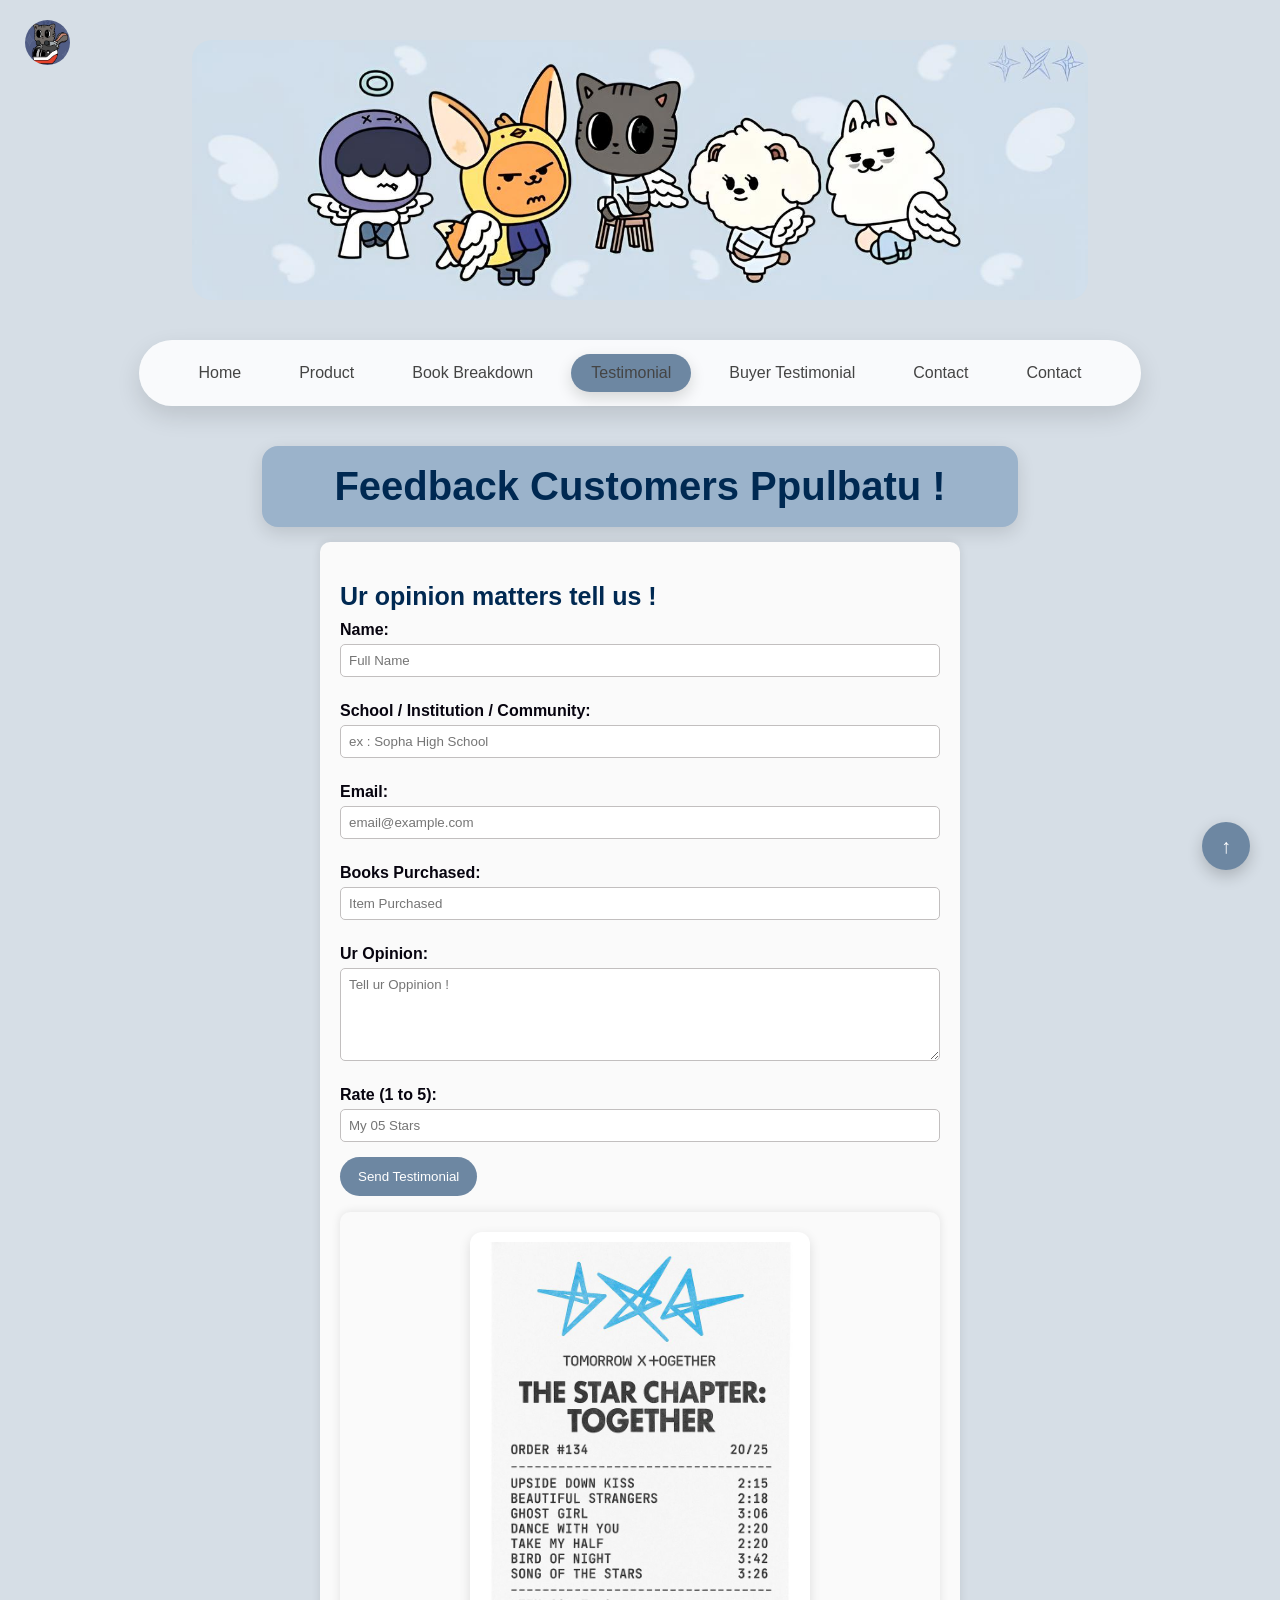
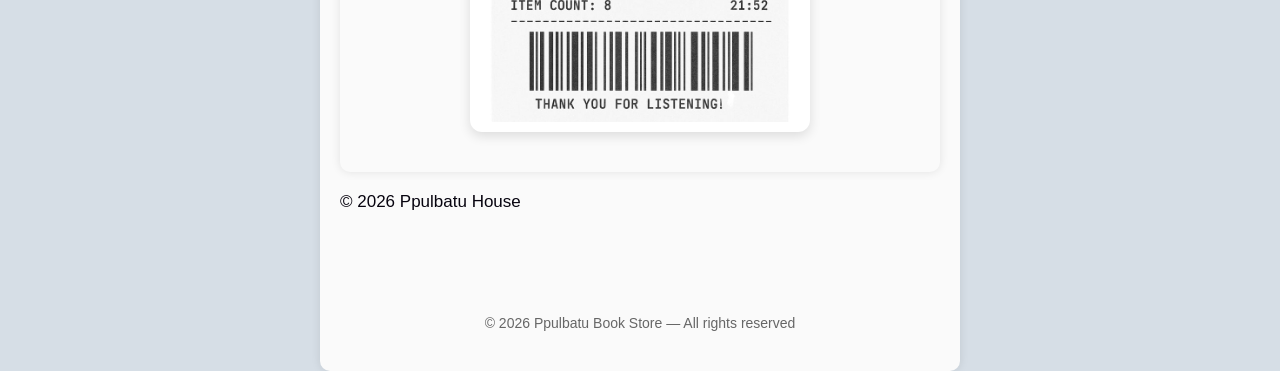
<file: Testimonial.html>
<html lang="id">
    
    <head> <meta charset="UTF-8" />
           <meta name="viewport" content="width=device-width,initial-scale1.0" />
           <title>Book Breakdown Ppulbatu !</title>
           <link rel="stylesheet" href="style.css" /> </head>
<body>

  <div class="logo">
    <img src="logot.jpg" alt="Logo">
</div>

<div class="container">
    <img src="thum.jpg" alt="thum">
</div>

<nav class="navbar">
  <a href="index.html">Home</a>
  <a href="Product.html">Product</a>
  <a href="Book Breakdown.html">Book Breakdown</a>
  <a href="Testimonial.html" class="active">Testimonial</a>
  <a href="Buyer Testimonial.html">Buyer Testimonial</a>
  <a href="Contact.html">Contact</a>
  <a href="Contact.html">Contact</a>
</nav>


<h1>Feedback Customers Ppulbatu !</h1>

<main class="Form">
    <h2>Ur opinion matters tell us !</h2>
    <form id="FormTestimonial">

<label for="name">Name:</label>
<input type="text" id="name" name="name" required placeholder="Full Name">

<label for="from">School / Institution / Community:</label>
<input type="text" id="school" name="from" required placeholder="ex : Sopha High School">

<label for="email">Email:</label>
<input type="email" id="email" name="email" required placeholder="email@example.com">

<label for="book">Books Purchased:</label>
<input type="text" id="book" name="book" required placeholder="Item Purchased">

<label for="message">Ur Opinion:</label>
<textarea id="message" name="message" required placeholder="Tell ur Oppinion !" rows="5"></textarea>

<label for="rate">Rate (1 to 5):</label>
<input type="number" id="rate" name="rate" min="1" max="5" required placeholder="My 05 Stars">

<button type="submit">Send Testimonial</button>
    </form>


<main class="Form">

  <div class="image-wrapper">
    <img src="paid.jpg" alt="Decorative Image">
  </div>

</main>

<a href="#" class="back-top">↑</a>

<footer>
    <p>&copy; 2026 Ppulbatu House</p>
</footer>

  <footer class="footer">
  © 2026 Ppulbatu Book Store — All rights reserved
</footer>

<script>
  document.getElementById('FormTestimonial').addEventListener('submit', function (e) {
  e.preventDefault();

  const name = document.getElementById('name').value;
  const school = document.getElementById('school').value;
  const email = document.getElementById('email').value;
  const book = document.getElementById('book').value;
  const message = document.getElementById('message').value;
  const rate = document.getElementById('rate').value;

  const dataBaru = { name, school, email, book, message, rate };

  const testimoniList =
    JSON.parse(localStorage.getItem('testimoniList')) || [];

  testimoniList.push(dataBaru);

  localStorage.setItem('testimoniList', JSON.stringify(testimoniList));

  window.location.href = 'Buyer Testimonial.html';
});

</script>
</file>
<file: style.css>
body {
    background-color: #ffffff;
    font-family: 'Poppins', sans-serif;
    color: #07040f;
    margin: 20px;
    background: linear-gradient(180deg, #f6f9ff, #ffffff);
}

body {
    margin: 0;
}

html {
    scroll-behavior: smooth;
}

*{
    font-family: 'Poppins', sans-serif;
}

h1 {
    color: #002952;
    text-align: center;
    background-color: #9bb3cb;
    font-family: 'Poppins', sans-serif;
    font-size: 40px;
    padding: 18px;
    border-radius: 16px;
    box-shadow: 0 6px 18px rgba(0,0,0,0.12);
    max-width: 720px;
    margin: 40px auto 15px auto;
}

h2 {
    color: #002952;
    text-align: left;
    font-family: 'Poppins', sans-serif;
    font-size: 25px;
    max-width: 720px;
    margin: 20px auto 10px auto;
}

p {
    font-size: 17px;
    text-align: left;
    line-height: 1.5;
    font-family: 'Poppins', sans-serif;
    max-width: 720px;
    margin-left: auto;
    margin-right: auto;
}

li { 
    font-size: 16px;
    text-align: left;
    line-height: 2.0;
    padding-left: 10px;
    font-family: 'Poppins', sans-serif;
}

strong {
    font-size: 16px;
    text-align: left;
    color: #002952;
    padding-left: 10px;
    font-family: 'Poppins', sans-serif;
}

ul {
    list-style: none;
    padding-left: 0;
    font-family: 'Poppins', sans-serif;
    max-width: 720px;
    margin: 20px auto;
    padding: 30px;
    background: #f5f6f8;
    border-radius: 22px;
    box-shadow: 0 12px 28px rgba(0,0,0,0.12);
}

ul li::before {
    content: "📖";
    margin-right: 10px;
}

ul li {
    background: #ffffff;
    padding: 14px 18px;
    border-radius: 10px;
    margin-bottom: 12px;
    box-shadow: 0 4px 10px rgba(0,0,0,0.08);
    transition: 0.25s;
}

ul li:hover {
    transform: translateY(-3px);
}

.navbar {
    display: flex;
    justify-content: center;
    gap: 18px;
    max-width: 950px;
    margin: 25px auto;
    padding: 14px 26px;
    background: rgba(255, 255, 255, 0.85);
    backdrop-filter: blur(12px);
    border-radius: 50px;
    box-shadow: 0 10px 25px rgba(0,0,0,0.12);
    position: sticky;
    top: 20px;
    z-index: 999;
}

.navbar a {
    text-decoration: none;
    color: #444;
    font-weight: 500;
    padding: 10px 20px;
    border-radius: 30px;
    transition: all 0.3s ease;
}

.navbar a:hover {
    background-color: #6d87a2;
    color: white;
}

.navbar a.active {
    background-color: #6d87a2;
    color: white;
}

.back-top {
    position: fixed;
    bottom: 30px;
    right: 30px;
    width: 48px;
    height: 48px;
    background: #6d87a2;
    color: white;
    display: flex;
    align-items: center;
    justify-content: center;
    border-radius: 50%;
    text-decoration: none;
    font-size: 20px;
    box-shadow: 0 6px 16px rgba(0,0,0,0.2);
}

.navbar {
    display: flex;
    justify-content: center;
    align-items: center;
    gap: 18px;

    max-width: 950px;
    margin: 25px auto;
    padding: 14px 26px;

    background: rgba(255, 255, 255, 0.85);
    backdrop-filter: blur(12px);

    border-radius: 50px;
    box-shadow: 0 10px 25px rgba(0,0,0,0.12);
}

.navbar {
    position: sticky;
    top: 20px;
    z-index: 999;
}

.navbar a.active {
    background-color: #6d87a2;
    color: #fff !important;
    box-shadow: 0 6px 15px rgba(0,0,0,0.15);
}

.navbar a,
.navbar a:link,
.navbar a:visited {
    text-decoration: none !important;
    color: #444 !important;
    font-weight: 500;
    padding: 10px 20px;
    border-radius: 30px;
    transition: all 0.3s ease;
}

.navbar a:hover {
    background-color: #6d87a2;
    color: #fff !important;
    transform: translateY(-2px);
}

.badge {
    display: inline-block;
    background-color: #6d87a2;
    color: white;
    font-size: 12px;
    padding: 4px 10px;
    border-radius: 20px;
    margin-bottom: 8px;
}

div.Book.drops {
  display: grid;
  grid-template-columns: repeat(auto-fill, minmax(250px, 1fr));
  gap: 20px;
  justify-items: center;
}

.Category-title {
  text-align: center;
  font-size: 33px;
  margin-bottom: 25px;
  color: #002952;
}

.Category-title::after {
    content: "";
    display: block;
    width: 60px;
    height: 4px;
    background-color: #6d87a2;
    margin: 10px auto 0;
    border-radius: 10px;
}

.Category {
  max-width: 1200px;
  margin: 0 auto 60px auto;
  padding: 0 20px;
}

.Product {
    background-color: #ffffff;
    border: 1px solid #ddd;
    padding: 15px;
    border-radius: 14px;
    text-align: center;
    box-shadow: 0 6px 14px rgba(0, 0, 0, 0.08);
    transition: all 0.3s ease;
}

.Product:hover {
    transform: translateY(-6px);
    box-shadow: 0 14px 30px rgba(0,0,0,0.15);
}

.Product img {
    width: 150px;
    height: auto;
    border-radius: 5px;
    margin-bottom: 10px;
    transition: transform 0.3s ease;
}

.Product img:hover {
    transform: scale(1.05);
}

.Product h2 {
    font-size: 20px;
    color: #002952;
}

.Product h3 {
    font-size: 20px;
    color: #002952;
    font-family: 'Poppins', sans-serif;
}

.slider-wrapper {
  display: flex;
  align-items: center;
  justify-content: center;
  gap: 12px;
  margin-bottom: 18px;
}

.slider {
  position: relative;
  width: 160px;
  margin: 0 auto 15px;
}

.slides {
  width: 100%;
}

.slide {
  display: none;
  width: 100%;
  border-radius: 10px;
}

.slide.active {
  display: block;
}

.slider .prev,
.slider .next {
  position: absolute;
  top: 50%;
  transform: translateY(-50%);

  width: 34px;
  height: 34px;
  border-radius: 50%;
  background: #6d87a2;
  color: #fff;
  border: none;
  cursor: pointer;

  display: flex;
  align-items: center;
  justify-content: center;

  font-size: 18px;
  box-shadow: 0 6px 14px rgba(0,0,0,0.2);
}

.slider .prev {
  left: -18px;
}

.slider .next {
  right: -18px;
}

.slider .prev:hover,
.slider .next:hover {
  background: #4f6f8f;
}

.Piece {
    font-weight: bold;
    color: #07040f;
}

.Book.description {
  display: -webkit-box;
  -webkit-line-clamp: 4;
  -webkit-box-orient: vertical;
  overflow: hidden;
  transition: all 0.3s ease;
  font-size: medium;
}

.Book.description.show {
  -webkit-line-clamp: unset;
}

.read-more {
  background: none;
  border: none;
  color: #6d87a2;
  font-size: 14px;
  cursor: pointer;
  margin-top: 5px;
}

.Articles {
    max-width: 700px;
    margin: 40px auto;
    padding: 28px;
    background-color: #ffffff;
    font-family: 'Poppins', sans-serif;
    line-height: 1.9;
    border-radius: 18px;
    box-shadow: 0 12px 28px rgba(0,0,0,0.12);
}

.Articles::after {
    content: "";
    display: block;
    clear: both;
}

.Articles p {
    text-align: justify;
}

.Book.drops {
    padding: 60px 20px;
    background-color: #f2f4f8;
    margin-bottom: 80px;
}

.Articles .Author {
    font-style: italic;
    color: #858585;
    margin-bottom: 20px;
    text-align: center;

}

.Articles .Cover {
    width: 180px;
    float: right;
    margin: 0 0 20px 20px;
    border: 1px solid #ccc;
    box-shadow: 2px 2px 6px rgba(0,0,0,0.1);
}

.Articles blockquote {
    font-style: italic;
    padding-left: 20px;
    margin: 20px 0;
    border-left: 4px solid #757575;
    color: #615e5e;
    background-color: #ffffff;
}

.quote-box {
    margin: 40px auto;
    padding: 24px;
    max-width: 700px;
    background: linear-gradient(135deg, #eef3fb, #ffffff);
    border-left: 6px solid #6d87a2;
    border-radius: 12px;
    font-style: italic;
}

.btn-Back {
    display: inline-block;
    margin-top: 30px;
    padding: 10px 16px;
    background-color: #6d87a2;
    color: white;
    text-decoration: none;
    border-radius: 30px;
    padding: 12px 20px;
    box-shadow: 0 6px 16px rgba(0,0,0,0.15);
    transition: all 0.3s ease;
}

.btn-Back:hover {
    background-color: #6d87a2;
    transform: translateY(-3px);
    box-shadow: 0 12px 25px rgba(0,0,0,0.25);
}

.Form {
    max-width: 600px;
    margin: auto;
    padding: 20px;
    background-color: #fafafa;
    border-radius: 10px;
    box-shadow: 0 0 10px rgba(0,0,0,0.1);
}

form input:focus,
form textarea:focus {
    outline: none;
    border-color: #6d87a2;
    box-shadow: 0 0 0 3px rgba(109,135,162,0.2);
}

form label {
    display: block;
    margin-top: 10px;
    font-weight: bold;
}

form input,
form select,
form textarea {
    width: 100%;
    padding: 8px;
    margin-top: 5px;
    margin-bottom: 15px;
    border-radius: 5px;
    border: 1px solid #c2bfbf;
}

form button {
    background-color: #6d87a2;
    color: white;
    padding: 12px 18px;
    border: none;
    border-radius: 30px;
    cursor: pointer;
    transition: all 0.3s ease;
}

form button:hover,
.btn-Back:hover {
    transform: translateY(-2px);
    box-shadow: 0 6px 15px rgba(0,0,0,0.15);
}

.image-wrapper {
    display: flex;
    justify-content: center;
    margin-bottom: 20px;
}

.image-wrapper img {
    width: 100%;
    max-width: 320px;  
    height: auto;
    border-radius: 12px;
    box-shadow: 0 4px 12px rgba(0,0,0,0.12);
    background-color: white;
    padding: 10px;    
}

.footer {
    text-align: center;
    margin-top: 80px;
    padding: 20px;
    font-size: 14px;
    color: #666;
}

::-webkit-scrollbar {
    width: 8px;
}

::-webkit-scrollbar-thumb {
    background: #6d87a2;
    border-radius: 10px;
}

::-webkit-scrollbar-track {
    background: #eef2f9;
}

::selection {
    background: #6d87a2;
    color: white;
}

.back-top {
    position: fixed;
    bottom: 30px;
    right: 30px;

    width: 48px;
    height: 48px;

    background: #6d87a2;
    color: white;

    display: flex;
    align-items: center;
    justify-content: center;

    border-radius: 50%;
    text-decoration: none;
    font-size: 20px;

    box-shadow: 0 6px 16px rgba(0,0,0,0.2);
    transition: all 0.3s ease;
}

.back-top:hover {
    transform: translateY(-3px);
    box-shadow: 0 10px 24px rgba(0,0,0,0.3);
}

.contact-container {
  max-width: 800px;
  margin: 60px auto;
  padding: 30px;
  background: #ffffff;
  border-radius: 15px;
  box-shadow: 0 10px 30px rgba(0,0,0,0.1);
}

.contact-container h2 {
  text-align: center;
  margin-bottom: 30px;
}

.contact-info {
  text-align: center;
  margin-bottom: 30px;
  color: #555;
}

.contact-form input,
.contact-form textarea {
  width: 100%;
  padding: 12px;
  margin-bottom: 15px;
  border-radius: 8px;
  border: 1px solid #ddd;
  font-size: 14px;
}

.contact-form textarea {
  resize: none;
}

.contact-form button {
  width: 100%;
  padding: 12px;
  background: #2c3e50;
  color: white;
  border: none;
  border-radius: 8px;
  cursor: pointer;
  font-size: 15px;
  transition: 0.3s;
}

.contact-form button:hover {
  background: #1a252f;
}

.success-message {
  text-align: center;
  color: rgb(81, 131, 81);
  margin-top: 15px;
  display: none;
}

.remove-all {
    display: block;
    margin: 25px auto;

    background-color: #6d87a2;
    color: white;

    padding: 10px 22px;
    border: none;
    border-radius: 30px;

    font-size: 14px;
    cursor: pointer;

    box-shadow: 0 6px 16px rgba(0,0,0,0.2);
    transition: all 0.25s ease;
}

.remove-all:hover {
    background-color: #b6514e;
    transform: translateY(-2px);
    box-shadow: 0 10px 20px rgba(0,0,0,0.25);
}

.remove-all:active {
    transform: scale(0.96);
}

#testimonialList {
    max-width: 600px;
    margin: 30px auto;
    display: flex;
    flex-direction: column;
    gap: 15px;
}

.testimoni-box {
    background: #ffffff;
    padding: 16px 20px;
    border-radius: 12px;
    border-left: 5px solid #6d87a2;
    box-shadow: 0 4px 12px rgba(0,0,0,0.1);
}

.testimoni-box p {
    margin: 6px 0;
    font-size: 15px;
}

#testimonialList p {
    text-align: center;
    color: #777;
    background: none;
    padding: 0;
    margin: 10px 0;
}

.event-container{
    max-width:1000px;
    margin:40px auto;
    display:grid;
    grid-template-columns:repeat(auto-fit,minmax(250px,1fr));
    gap:25px;
    padding:0 20px;
}

.event-card{
    background:white;
    padding:25px;
    border-radius:16px;
    box-shadow:0 10px 25px rgba(0,0,0,0.1);
    transition:0.3s;
    border-top:6px solid #6d87a2;
}

.event-card:hover{
    transform:translateY(-6px);
    box-shadow:0 16px 35px rgba(0,0,0,0.18);
}

.event-img:hover{
    transform:scale(1.05);
    transition:0.3s;
}

.event-card h2{
    font-size:22px;
    margin-bottom:8px;
}

.event-date{
    font-size:14px;
    color:#666;
    margin-bottom:12px;
}

.event-badge{
    display:inline-block;
    background:#6d87a2;
    color:white;
    font-size:12px;
    padding:5px 12px;
    border-radius:20px;
    margin-bottom:10px;
}

.event-img{
    width:100%;
    aspect-ratio:1/1;
    object-fit:cover;
    border-radius:12px;
    margin-bottom:12px;
}

.logo{
    position: fixed;
    top: 20px;
    left: 25px;
    z-index: 1000;
}

.logo img{
    height: 45px;
    width: 45px;
    border-radius: 50%;
    object-fit: cover;
}

.content{
display:none;
opacity:0;
transition:opacity 1s ease;
}

.intro{
position:fixed;
top:0;
left:0;
width:100%;
height:100vh;
background:rgb(203, 212, 225);
display:flex;
justify-content:center;
align-items:center;
z-index:9999;
transition:opacity 1s ease;
}

.typing{
color:white;
font-size:50px;
overflow:hidden;
border-right:3px solid white;
white-space:nowrap;
width:0;
animation: typing 3s steps(26) forwards, blink 1s infinite;
}

@keyframes typing{
from{width:0}
to{width:26ch}
}

@keyframes blink{
50%{border-color:transparent}
}

.intro-text{
text-align:center;
}

.by{
color:white;
margin-top:20px;
font-weight:normal;
opacity:0;
animation: munculby 3s forwards;
animation-delay:3s;
}

@keyframes munculby{
from{
opacity:0;
transform:translateY(10px);
}
to{
opacity:1;
transform:translateY(0);
}
}

body{
    margin:0;
    font-family: Arial;
    background: linear-gradient(to right, #d6dee6, #d6dee6);
}

nav ul{
    display:flex;
    justify-content:center;
    gap:40px;
    list-style:none;
    padding:20px;
    margin:0;
    color:white;
    font-size:18px;
}

.contact-img{
    width: 350px;  
    margin: 20px 0;
    border-radius: 10px;
}

.container{
    width: 70%;
    margin: 40px auto;
}

.container img{
    width: 100%;
    height: 260px;
    object-fit: cover;
    border-radius: 20px;
    display: block;
}

.back-home{
display:inline-block;
margin:20px;
padding:10px 20px;
background:#333;
color:white;
text-decoration:none;
border-radius:6px;
font-size:16px;
transition:0.3s;
}

.back-home:hover{
background:#555;
transform:translateY(-2px);
}
</file>
